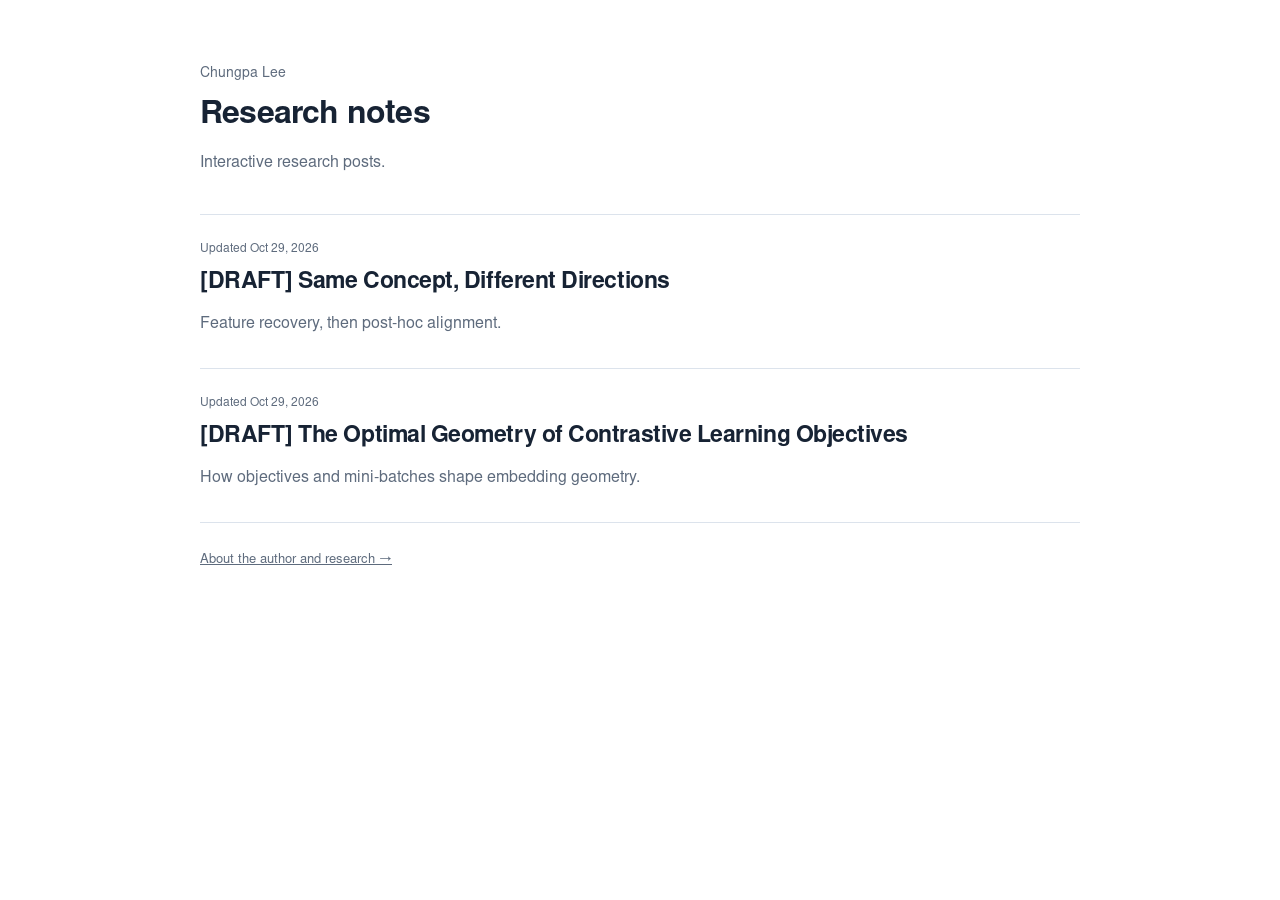
<file: index.html>
<!doctype html>
<html lang="en"><head><meta charset="utf-8"><meta name="viewport" content="width=device-width,initial-scale=1"><meta name="color-scheme" content="light">
<title>Research notes | Chungpa Lee</title><meta name="author" content="Chungpa Lee"><meta name="description" content="Interactive research posts on contrastive learning, sparse autoencoders, and the geometry of learned representations."><meta name="robots" content="index,follow,max-image-preview:large"><link rel="canonical" href="https://blog.chungpa.com/"><meta property="og:type" content="website"><meta property="og:title" content="Research notes | Chungpa Lee"><meta property="og:description" content="Interactive research posts on contrastive learning and cross-modal sparse autoencoders."><meta property="og:url" content="https://blog.chungpa.com/"><meta property="og:site_name" content="Chungpa Lee · Research notes"><link rel="stylesheet" href="assets/blog.css">
<style>:root{color:#172334;background:white}*{box-sizing:border-box}body{margin:0}main{width:min(100% - 44px,880px);margin:64px auto 90px}.site-header{margin-bottom:36px}.author{font-size:14px;line-height:1.5;color:#5e6b7d;text-decoration:none}a:hover{text-decoration:underline;text-underline-offset:4px}h1{font-size:32px;line-height:1.2;letter-spacing:-.025em;font-weight:600;margin:12px 0 15px}.intro{font-size:16px;line-height:1.7;color:#5e6b7d;max-width:700px;margin:0}.posts{list-style:none;padding:0;margin:0;border-top:1px solid #dce3ec}.post{padding:27px 0 30px;border-bottom:1px solid #dce3ec}.post-meta{display:flex;align-items:center;gap:14px;font-size:12px;color:#5e6b7d;margin-bottom:11px}.draft-label{font-size:11px;font-weight:600;letter-spacing:.07em;text-transform:uppercase;color:#64748b}h2{font-size:23px;font-weight:600;line-height:1.4;letter-spacing:-.02em;margin:0;max-width:750px}h2 a{color:inherit;text-decoration:none}h2 a:hover{color:#245bd7}.description{font-size:16px;line-height:1.7;color:#5e6b7d;margin:12px 0 0;max-width:740px}.topics{font-size:12px;line-height:1.6;color:#64748b;margin:14px 0 0}.index-footer{font-size:13px;color:#5e6b7d;margin-top:30px}.index-footer a{color:inherit}a:focus-visible{outline:2px solid #245bd7;outline-offset:5px}@media(max-width:600px){main{margin-top:36px}h1{font-size:28px}h2{font-size:21px}.intro,.description{font-size:15px}.post{padding:23px 0 26px}}</style>
<script type="application/ld+json">{
  "@context": "https://schema.org",
  "@graph": [
    {
      "@type": "WebSite",
      "@id": "https://blog.chungpa.com/#website",
      "url": "https://blog.chungpa.com/",
      "name": "Chungpa Lee · Research notes",
      "inLanguage": "en",
      "publisher": {
        "@type": "Person",
        "name": "Chungpa Lee",
        "url": "https://www.chungpa.com/"
      }
    },
    {
      "@type": "CollectionPage",
      "@id": "https://blog.chungpa.com/#collection",
      "url": "https://blog.chungpa.com/",
      "name": "Research notes",
      "dateModified": "2026-10-29",
      "isPartOf": {
        "@id": "https://blog.chungpa.com/#website"
      },
      "mainEntity": {
        "@type": "ItemList",
        "numberOfItems": 2,
        "itemListElement": [
          {
            "@type": "ListItem",
            "position": 1,
            "url": "https://blog.chungpa.com/1/",
            "name": "[DRAFT] Same Concept, Different Directions"
          },
          {
            "@type": "ListItem",
            "position": 2,
            "url": "https://blog.chungpa.com/0/",
            "name": "[DRAFT] The Optimal Geometry of Contrastive Learning Objectives"
          }
        ]
      }
    }
  ]
}</script></head><body><main><header class="site-header"><a class="author" href="https://www.chungpa.com/" rel="author">Chungpa Lee</a><h1>Research notes</h1><p class="intro">Interactive research posts.</p></header><ul class="posts" aria-label="Research posts"><li class="post"><article><div class="post-meta"><span>Updated <time datetime="2026-10-29">Oct 29, 2026</time></span></div><h2><a href="./1/">[DRAFT] Same Concept, Different Directions</a></h2><p class="description">Feature recovery, then post-hoc alignment.</p></article></li><li class="post"><article><div class="post-meta"><span>Updated <time datetime="2026-10-29">Oct 29, 2026</time></span></div><h2><a href="./0/">[DRAFT] The Optimal Geometry of Contrastive Learning Objectives</a></h2><p class="description">How objectives and mini-batches shape embedding geometry.</p></article></li></ul><footer class="index-footer"><a href="https://www.chungpa.com/">About the author and research →</a></footer></main></body></html>
</file>
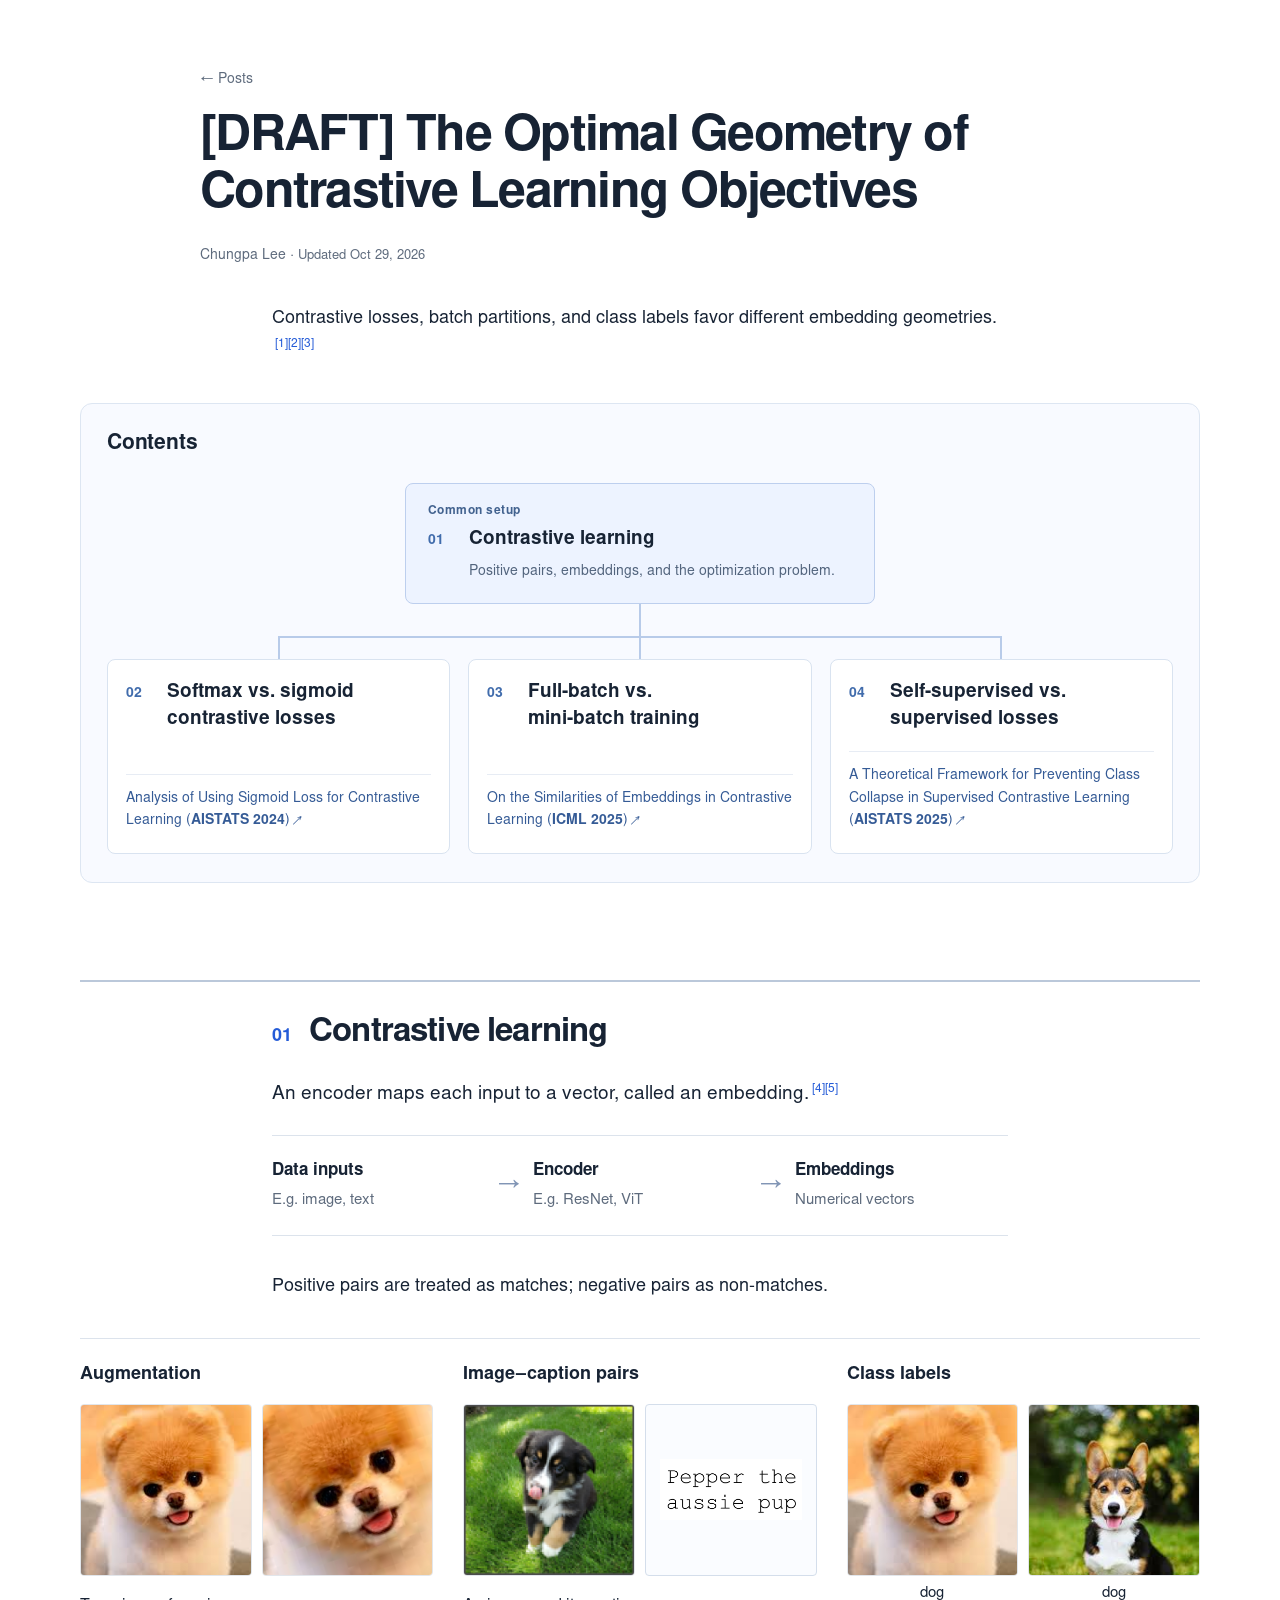
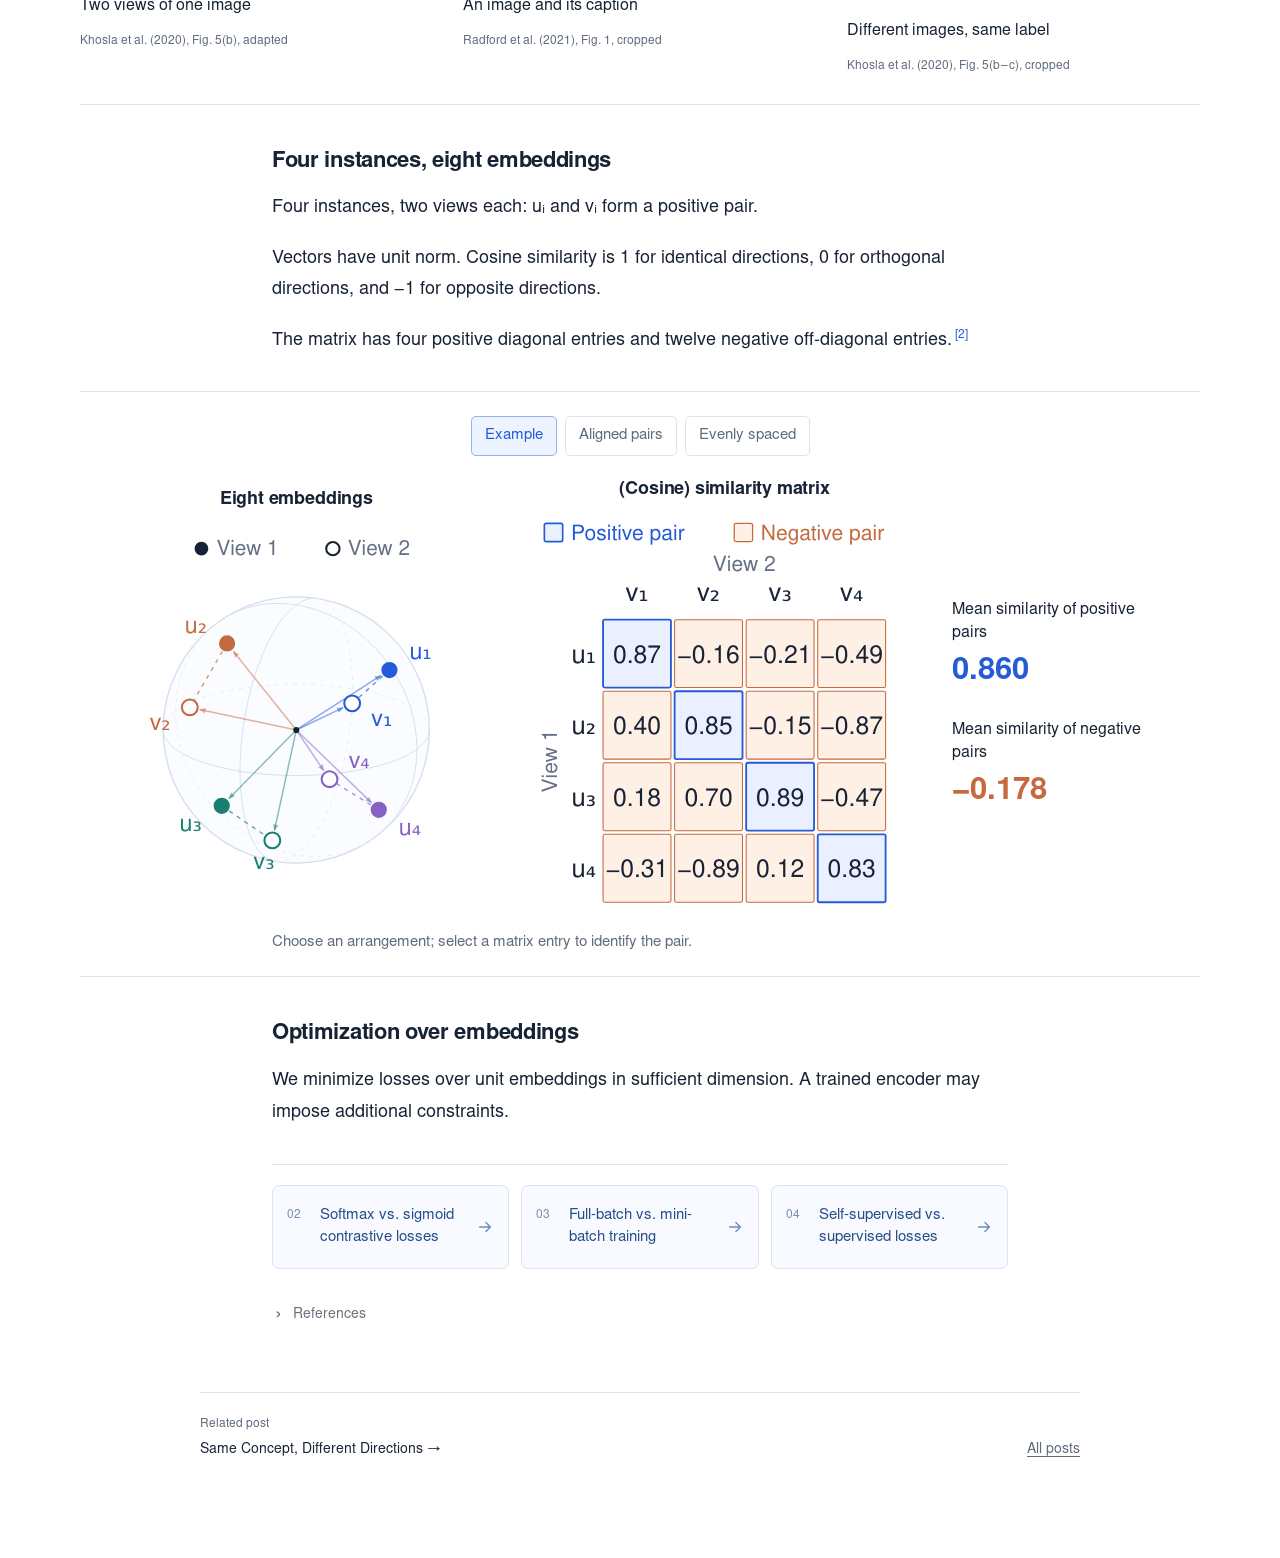
<file: 0/index.html>
<!DOCTYPE html>

<html lang="en"><head><meta charset="utf-8"/><meta content="width=device-width, initial-scale=1" name="viewport"/><meta content="light" name="color-scheme"/><title>[DRAFT] The Optimal Geometry of Contrastive Learning Objectives</title><meta content="Interactive explanations of InfoNCE and sigmoid loss, mini-batch embedding similarities, and class collapse in supervised contrastive learning." name="description"/>
<meta content="Chungpa Lee" name="author"/>
<meta content="index, follow, max-image-preview:large" name="robots"/>
<meta content="article" property="og:type"/>
<meta content="[DRAFT] The Optimal Geometry of Contrastive Learning Objectives" property="og:title"/>
<meta content="Interactive explanations of InfoNCE and sigmoid loss, mini-batch embedding similarities, and class collapse in supervised contrastive learning." property="og:description"/>
<meta content="https://blog.chungpa.com/0/" property="og:url"/>
<meta content="Chungpa Lee" property="og:site_name"/>
<meta content="en_US" property="og:locale"/>
<meta content="https://blog.chungpa.com/0/assets/contrastive-learning-preview.png" property="og:image"/>
<meta content="image/png" property="og:image:type"/>
<meta content="1200" property="og:image:width"/>
<meta content="630" property="og:image:height"/>
<meta content="Embedding diagrams for loss functions, mini-batches, and class collapse." property="og:image:alt"/>
<meta content="https://www.chungpa.com/" property="article:author"/>
<meta content="2026-10-29" property="article:modified_time"/>
<meta content="summary_large_image" name="twitter:card"/>
<meta content="[DRAFT] The Optimal Geometry of Contrastive Learning Objectives" name="twitter:title"/>
<meta content="Interactive explanations of InfoNCE and sigmoid loss, mini-batch embedding similarities, and class collapse in supervised contrastive learning." name="twitter:description"/>
<meta content="https://blog.chungpa.com/0/assets/contrastive-learning-preview.png" name="twitter:image"/>
<meta content="Embedding diagrams for loss functions, mini-batches, and class collapse." name="twitter:image:alt"/>
<link href="https://blog.chungpa.com/0/" rel="canonical"/>
<script id="article-structured-data" type="application/ld+json">
{
  "@context": "https://schema.org",
  "@type": "BlogPosting",
  "@id": "https://blog.chungpa.com/0/#article",
  "url": "https://blog.chungpa.com/0/",
  "mainEntityOfPage": {
    "@type": "WebPage",
    "@id": "https://blog.chungpa.com/0/"
  },
  "headline": "[DRAFT] The Optimal Geometry of Contrastive Learning Objectives",
  "description": "Interactive explanations of InfoNCE and sigmoid loss, mini-batch embedding similarities, and class collapse in supervised contrastive learning.",
  "inLanguage": "en",
  "author": {
    "@type": "Person",
    "name": "Chungpa Lee",
    "url": "https://www.chungpa.com/",
    "@id": "https://www.chungpa.com/#person"
  },
  "dateModified": "2026-10-29",
  "isAccessibleForFree": true,
  "image": {
    "@type": "ImageObject",
    "url": "https://blog.chungpa.com/0/assets/contrastive-learning-preview.png",
    "width": 1200,
    "height": 630
  },
  "articleSection": [
    "Contrastive learning",
    "Softmax vs. sigmoid contrastive losses",
    "Full-batch vs. mini-batch training",
    "Self-supervised vs. supervised losses"
  ],
  "about": [
    {
      "@type": "Thing",
      "name": "Contrastive learning"
    },
    {
      "@type": "Thing",
      "name": "InfoNCE loss"
    },
    {
      "@type": "Thing",
      "name": "Sigmoid loss"
    },
    {
      "@type": "Thing",
      "name": "Mini-batches"
    },
    {
      "@type": "Thing",
      "name": "Class collapse"
    }
  ],
  "citation": [
    {
      "@type": "ScholarlyArticle",
      "@id": "https://proceedings.mlr.press/v238/lee24a.html",
      "url": "https://proceedings.mlr.press/v238/lee24a.html",
      "name": "Analysis of Using Sigmoid Loss for Contrastive Learning",
      "sameAs": "https://arxiv.org/abs/2402.12613",
      "author": [
        {
          "@type": "Person",
          "name": "Chungpa Lee"
        },
        {
          "@type": "Person",
          "name": "Joonhwan Chang"
        },
        {
          "@type": "Person",
          "name": "Jy-yong Sohn"
        }
      ],
      "isPartOf": {
        "@type": "PublicationVolume",
        "volumeNumber": "238",
        "isPartOf": {
          "@type": "Periodical",
          "name": "Proceedings of Machine Learning Research"
        }
      },
      "pageStart": "1747",
      "pageEnd": "1755"
    },
    {
      "@type": "ScholarlyArticle",
      "@id": "https://proceedings.mlr.press/v267/lee25v.html",
      "url": "https://proceedings.mlr.press/v267/lee25v.html",
      "name": "On the Similarities of Embeddings in Contrastive Learning",
      "sameAs": "https://arxiv.org/abs/2506.09781",
      "author": [
        {
          "@type": "Person",
          "name": "Chungpa Lee"
        },
        {
          "@type": "Person",
          "name": "Sehee Lim"
        },
        {
          "@type": "Person",
          "name": "Kibok Lee"
        },
        {
          "@type": "Person",
          "name": "Jy-Yong Sohn"
        }
      ],
      "isPartOf": {
        "@type": "PublicationVolume",
        "volumeNumber": "267",
        "isPartOf": {
          "@type": "Periodical",
          "name": "Proceedings of Machine Learning Research"
        }
      },
      "pageStart": "33404",
      "pageEnd": "33434"
    },
    {
      "@type": "ScholarlyArticle",
      "@id": "https://proceedings.mlr.press/v258/lee25a.html",
      "url": "https://proceedings.mlr.press/v258/lee25a.html",
      "name": "A Theoretical Framework for Preventing Class Collapse in Supervised Contrastive Learning",
      "sameAs": "https://arxiv.org/abs/2503.08203",
      "author": [
        {
          "@type": "Person",
          "name": "Chungpa Lee"
        },
        {
          "@type": "Person",
          "name": "Jeongheon Oh"
        },
        {
          "@type": "Person",
          "name": "Kibok Lee"
        },
        {
          "@type": "Person",
          "name": "Jy-yong Sohn"
        }
      ],
      "isPartOf": {
        "@type": "PublicationVolume",
        "volumeNumber": "258",
        "isPartOf": {
          "@type": "Periodical",
          "name": "Proceedings of Machine Learning Research"
        }
      },
      "pageStart": "487",
      "pageEnd": "495"
    },
    {
      "@type": "ScholarlyArticle",
      "@id": "https://arxiv.org/abs/1807.03748",
      "url": "https://arxiv.org/abs/1807.03748",
      "name": "Representation Learning with Contrastive Predictive Coding",
      "identifier": "arXiv:1807.03748",
      "datePublished": "2018",
      "author": [
        {
          "@type": "Person",
          "name": "Aaron van den Oord"
        },
        {
          "@type": "Person",
          "name": "Yazhe Li"
        },
        {
          "@type": "Person",
          "name": "Oriol Vinyals"
        }
      ]
    }
  ],
  "hasPart": [
    {
      "@type": "WebPageElement",
      "@id": "https://blog.chungpa.com/0/#infonce-and-sigmoid",
      "url": "https://blog.chungpa.com/0/#infonce-and-sigmoid",
      "name": "Softmax vs. sigmoid contrastive losses",
      "citation": [
        {"@id": "https://proceedings.mlr.press/v238/lee24a.html"},
        {"@id": "https://proceedings.mlr.press/v267/lee25v.html"}
      ]
    },
    {
      "@type": "WebPageElement",
      "@id": "https://blog.chungpa.com/0/#full-and-mini-batches",
      "url": "https://blog.chungpa.com/0/#full-and-mini-batches",
      "name": "Full-batch vs. mini-batch training",
      "citation": {
        "@id": "https://proceedings.mlr.press/v267/lee25v.html"
      }
    },
    {
      "@type": "WebPageElement",
      "@id": "https://blog.chungpa.com/0/#class-information",
      "url": "https://blog.chungpa.com/0/#class-information",
      "name": "Self-supervised vs. supervised losses",
      "citation": {
        "@id": "https://proceedings.mlr.press/v258/lee25a.html"
      }
    }
  ],
  "isPartOf": {
    "@type": "WebSite",
    "@id": "https://blog.chungpa.com/#website",
    "url": "https://blog.chungpa.com/",
    "name": "Chungpa Lee — Research notes"
  }
}
</script><style>@font-face{font-family:Deck;src:url('assets/math-font-7c25be4d7815.otf') format('opentype');font-weight:400;font-display:swap}
@font-face{font-family:Deck;src:url('assets/math-font-7f33328e6b4d.otf') format('opentype');font-weight:600 900;font-display:swap}
/* Scoped styles for native inline scientific figures. */
.bsg-comparison{display:grid;grid-template-columns:repeat(2,minmax(0,1fr));gap:28px;align-items:start}
.bsg-panel,.bsg-geometry{min-width:0;color:#172334}
.bsg-panel-heading{display:flex;align-items:baseline;justify-content:space-between;gap:12px;margin:0 0 4px}
.bsg-panel-heading h4{margin:0;font-family:inherit;font-size:20px;line-height:1.4;font-weight:650}
.bsg-phase{font-size:16px;color:#5e6b7d;line-height:1.4}
.bsg-svg{display:block;width:100%;height:auto;font-family:inherit}
.bsg-legend{display:flex;justify-content:center;align-items:center;gap:20px;margin:2px 0 0;font-size:16px;line-height:1.4;color:#5e6b7d}
.bsg-legend span{display:inline-flex;align-items:center;gap:7px}
.bsg-dot{display:inline-block;width:9px;height:9px;flex:none;border:1.8px solid #172334;border-radius:50%;background:#172334}
.bsg-hollow{background:white}
.bsg-metrics{display:grid;grid-template-columns:repeat(3,minmax(0,1fr));gap:10px;margin:0 0 18px;padding:0;text-align:center}
.bsg-metrics>div{min-width:0}
.bsg-metrics dt{display:flex;align-items:flex-end;justify-content:center;min-height:2.5em;margin:0;font-size:16px;line-height:1.25;color:#5e6b7d;font-weight:400}
.bsg-metrics dd{margin:4px 0 0;font-size:23px;font-weight:600;line-height:1.25;font-variant-numeric:tabular-nums}
.bsg-profile-heading{display:flex;justify-content:space-between;align-items:baseline;gap:8px;margin:3px 0 4px;font-size:16px;line-height:1.4}
.bsg-muted{color:#5e6b7d}.bsg-minimum{white-space:nowrap}
@media(max-width:760px){.bsg-comparison{grid-template-columns:minmax(0,1fr);gap:30px}.bsg-panel+.bsg-panel{border-top:1px solid #dce3ec;padding-top:24px}}

.bb17-svg{display:block;width:100%;height:auto;overflow:visible;font-family:inherit}
.bb17-moments{font-family:inherit;color:#172334;font-size:16px;line-height:1.35}
.bb17-table{width:100%;border-collapse:collapse;font-variant-numeric:tabular-nums}
.bb17-table th,.bb17-table td{padding:8px 2px;text-align:center;white-space:nowrap}
.bb17-table thead th{font-weight:600;font-size:16px;border-bottom:1px solid #dce3ec}
.bb17-table th:first-child{text-align:left}
.bb17-table tbody th{font-size:16px;font-weight:400}
.bb17-table tbody td{font-size:20px;font-weight:600}
.bb17-distribution{margin-top:14px}
.bb17-statuses{border-top:1px solid #dce3ec;margin-top:8px;padding-top:9px}
.bb17-status{display:flex;align-items:baseline;justify-content:space-between;gap:12px;margin:5px 0;color:#5e6b7d;font-size:16px}
.bb17-status strong{font-weight:600}
.bb17-optimum{color:#245bd7}
.bb17-optimum span{font-weight:600}
/* Recommended host grid: avoid horizontal padding inside SVG panels.
 * Stack on narrower screens instead of shrinking into thin columns,
 * so labels stay readable on phones instead of shrinking into thin columns.
 */
.bb17-grid{display:grid;grid-template-columns:repeat(3,minmax(0,1fr));gap:22px;align-items:start}
.bb17-panel{min-width:0}
.bb17-panel h3{font-size:18px;line-height:1.35;margin:0 0 12px;font-weight:600}
@media(max-width:960px){.bb17-grid{grid-template-columns:1fr;gap:30px}.bb17-panel{width:100%;max-width:440px;margin:0 auto}}

.blog-loss-v17{display:grid;grid-template-columns:repeat(2,minmax(0,1fr));gap:24px;width:100%;min-width:0;color:#172334;font-family:inherit}
.blog-loss-v17 *{box-sizing:border-box}
.blog-loss-v17 .blv-panel{min-width:0;margin:0;padding:24px 20px;border:1px solid #dce3ea;border-radius:16px;background:#fff}
.blog-loss-v17 .blv-panel h3{margin:0 0 18px;font-size:22px;line-height:1.2;color:#172334}
.blog-loss-v17 .blv-full-formula{display:flex;flex-direction:column;align-items:flex-start;gap:10px;min-height:194px;max-width:100%;margin-bottom:18px}
.blog-loss-v17 .blv-equation-label{font-family:Georgia,'Times New Roman',serif;font-size:22px;line-height:1.3}
.blog-loss-v17 .blv-equation-label sub{font-size:13px}
.blog-loss-v17 .blv-math{display:block;max-width:100%;width:auto;height:auto;max-height:76px;object-fit:contain;object-position:left center}
.blog-loss-v17 .blv-full-formula .blv-math{width:100%;height:auto;max-height:67px;object-fit:contain;object-position:left center}
.blog-loss-v17 .blv-controls{display:grid;gap:7px;margin:0 0 14px;min-height:73px}
.blog-loss-v17 .blv-group-row{display:grid;grid-template-columns:repeat(3,minmax(0,1fr));gap:6px}
.blog-loss-v17 .blv-group{appearance:none;border:1px solid #d5dde6;border-radius:7px;background:#fff;color:#44526a;padding:7px 4px;font:inherit;font-size:13px;line-height:1.1;cursor:pointer}
.blog-loss-v17 .blv-group.is-selected{background:var(--blv-pale);border-color:var(--blv-color);color:var(--blv-color);font-weight:650}
.blog-loss-v17 .blv-group:focus-visible,.blog-loss-v17 button.blv-cell:focus-visible,.blog-loss-v17 summary:focus-visible{outline:3px solid #91b4fb;outline-offset:3px}
.blog-loss-v17 .blv-sig-legend{display:flex;align-items:center;justify-content:center;gap:20px;min-height:73px;margin-bottom:14px;font-size:13px}
.blog-loss-v17 .blv-positive{color:#245bd7}.blog-loss-v17 .blv-negative{color:#b96034}
.blog-loss-v17 .blv-sig-legend span:before{content:'';display:inline-block;width:9px;height:9px;margin-right:7px;border-radius:50%;background:currentColor}
.blog-loss-v17 .blv-matrix{display:grid;grid-template-columns:27px repeat(3,minmax(0,1fr));grid-template-rows:24px repeat(3,minmax(50px,auto));gap:6px;max-width:360px;width:100%;margin:0 auto}
.blog-loss-v17 .blv-axis{display:flex;align-items:center;justify-content:center;font-family:Georgia,'Times New Roman',serif;font-size:19px;line-height:1}
.blog-loss-v17 .blv-cell{display:flex;align-items:center;justify-content:center;border:1px solid #e0e5ec;border-radius:7px;background:#f8fafc;color:#778394;min-width:0;padding:12px 2px;min-height:50px;font-family:Georgia,'Times New Roman',serif;font-size:clamp(14px,1.45vw,19px);line-height:1.2}
.blog-loss-v17 button.blv-cell{appearance:none;cursor:pointer;color:#b96034;background:#fff9f4}
.blog-loss-v17 button.blv-cell.is-positive{color:#245bd7;background:#f5f8ff}
.blog-loss-v17 .blv-cell.is-selected{color:var(--blv-color);background:var(--blv-pale);border:2px solid var(--blv-color);padding:11px 1px;font-weight:600}
.blog-loss-v17 .blv-selected-term{min-height:102px;margin:19px 0 0;display:flex;flex-direction:column;gap:10px;align-items:flex-start}
.blog-loss-v17 .blv-term-label{font-size:13px;line-height:1.2;font-weight:600}
.blog-loss-v17 .blv-selected-term .blv-math{max-height:65px;width:100%}
.blog-loss-v17 .blv-expanded{margin-top:12px;border-top:1px solid #e2e7ed;padding-top:14px}
.blog-loss-v17 .blv-expanded summary{cursor:pointer;font-size:13px;font-weight:600;line-height:1.4;color:#47566d}
.blog-loss-v17 .blv-contribution-sum{display:grid;gap:13px;padding-top:17px}
.blog-loss-v17 .blv-contribution{display:grid;grid-template-columns:17px minmax(0,1fr);gap:8px;align-items:center}
.blog-loss-v17 .blv-plus{font-size:24px;color:#68778b}
.blog-loss-v17 .blv-contribution .blv-term-label{margin-bottom:7px}
.blog-loss-v17 .blv-contribution .blv-math{width:100%;max-height:63px}
@media(max-width:700px){.blog-loss-v17{grid-template-columns:1fr;gap:20px}.blog-loss-v17 .blv-panel{padding:20px 16px}.blog-loss-v17 .blv-full-formula{min-height:0}.blog-loss-v17 .blv-math{max-height:78px}.blog-loss-v17 .blv-full-formula .blv-math{max-height:78px}.blog-loss-v17 .blv-cell{font-size:18px}.blog-loss-v17 .blv-sig-legend{min-height:33px}.blog-loss-v17 .blv-selected-term{min-height:0;margin-bottom:20px}.blog-loss-v17 .blv-selected-term .blv-math{max-height:70px}.blog-loss-v17 .blv-controls{min-height:0}.blog-loss-v17 .blv-panel h3{font-size:21px}}
@media(max-width:360px){.blog-loss-v17 .blv-panel{padding:18px 12px}.blog-loss-v17 .blv-matrix{grid-template-columns:22px repeat(3,minmax(0,1fr));gap:5px}.blog-loss-v17 .blv-cell{font-size:16px}.blog-loss-v17 .blv-group{font-size:12px}}

.blog-pairs-v18{width:100%;max-width:1040px;margin:0 auto;container-type:inline-size;container-name:bp18;color:#172334}
.bp18-toolbar{display:flex;align-items:center;justify-content:space-between;gap:12px;flex-wrap:wrap;margin:0 0 22px}
.bp18-status{margin:0!important;font-size:17px;line-height:1.4}
.bp18-overview{min-height:42px;font:inherit;font-size:15px;line-height:1.3;border:1px solid #cfd8e3;background:white;border-radius:6px;padding:9px 12px;color:#172334;cursor:pointer}
.bp18-overview[aria-pressed=true]{background:#edf2f8;border-color:#65778c}
.bp18-overview:focus-visible{outline:2px solid #245bd7;outline-offset:3px}
.bp18-grid{display:grid;grid-template-columns:minmax(0,1fr) minmax(0,1fr);gap:28px}
.bp18-panel{min-width:0}
.bp18-title{display:flex;align-items:baseline;justify-content:center;gap:10px;margin:0!important;font:inherit;font-size:20px;font-weight:650;line-height:1.4;white-space:nowrap}
.bp18-symbol{font-family:Georgia,'Times New Roman',serif;font-size:1.2em;line-height:1;display:inline-block;font-weight:400;white-space:nowrap}
.bp18-symbol sub{font-size:.62em;vertical-align:-.18em;margin-left:1px}
.bp18-subtitle{font-size:16px;line-height:1.4;text-align:center;margin:6px 0 18px!important;min-height:23px}
.bp18-panel>svg{display:block;width:100%;height:auto;overflow:visible;font-family:inherit}
.bp18-group-name{fill:#647184}
.bp18-edge{pointer-events:none;stroke-linecap:round;stroke-linejoin:round}
.bp18-edge.positive{stroke:#2f6d4c;stroke-width:2.8;stroke-dasharray:2 6}
.bp18-edge.negative{stroke:#738196;stroke-width:2.1;opacity:.76}
.bp18-node{cursor:pointer;outline:none;-webkit-tap-highlight-color:transparent}
.bp18-node text{user-select:none;pointer-events:none}
.bp18-node[data-role=anchor] .bp18-node-label{font-weight:700}
.bp18-focus{opacity:0}.bp18-node:focus-visible .bp18-focus{opacity:1}
.bp18-summary{font-size:16px;line-height:1.65;margin:1px 0 0;min-height:56px}
.bp18-summary p{margin:0!important;font-size:inherit;line-height:inherit}
.bp18-summary strong{font-weight:650}.bp18-target{white-space:nowrap}
.bp18-positive-word{color:#2f6d4c}.bp18-negative-word{color:#576a81}
.bp18-legend{display:flex;justify-content:center;gap:14px 24px;flex-wrap:wrap;font-size:16px;line-height:1.4;margin-top:22px}
.bp18-legend>span{display:inline-flex;align-items:center;gap:8px}.bp18-legend>[hidden]{display:none}
.bp18-legend i{display:inline-block;box-sizing:border-box}
.bp18-positive-line{width:27px;border-top:3px dotted #2f6d4c}.bp18-negative-line{width:27px;border-top:2px solid #738196}.bp18-anchor-ring{width:16px;height:16px;border:2px solid #172334;border-radius:50%}
@container bp18 (max-width:760px){.bp18-grid{grid-template-columns:minmax(0,1fr);gap:32px}.bp18-panel{max-width:600px;width:100%;margin:0 auto}.bp18-title{font-size:19px}.bp18-summary{min-height:0}}
@container bp18 (max-width:340px){.bp18-title{font-size:17px;gap:8px}.bp18-toolbar{margin-bottom:20px}}
@supports not (container-type:inline-size){@media(max-width:800px){.bp18-grid{grid-template-columns:minmax(0,1fr)}}}

:root{--ink:#172334;--muted:#5e6b7d;--line:#dce3ec;--blue:#245bd7;--orange:#c56a3e;--green:#197f75;--paper:#fff}
*{box-sizing:border-box}
html{scroll-behavior:smooth;scroll-padding-top:30px}
body{margin:0;background:var(--paper);color:var(--ink);font-family:Deck,Inter,Arial,sans-serif;font-size:18px;line-height:1.75;-webkit-font-smoothing:antialiased}
.article{width:min(1184px,100%);margin:0 auto;padding:72px 32px 96px}
.article-header{max-width:880px;margin:0 auto 40px}
h1{font-size:clamp(32px,4.1vw,50px);font-weight:600;letter-spacing:-.035em;line-height:1.14;margin:0 0 22px;text-wrap:balance}
.dek{font-size:21px;line-height:1.55;color:var(--muted);margin:0 0 22px;max-width:740px}
.byline{font-size:15px;color:var(--muted);margin:0}
.prose{max-width:736px;margin:0 auto}
p{margin:0 0 19px}
.opening{margin-bottom:56px}
.opening-result strong{font-weight:600}
.overview{margin-top:32px}
.overview h2{font-size:20px;line-height:1.4;letter-spacing:-.01em;margin:0 0 13px;font-weight:600}
.overview ol{list-style:none;margin:0;padding:0;border-top:1px solid var(--line)}
.overview li{border-bottom:1px solid var(--line)}
.overview li>a{display:grid;grid-template-columns:40px minmax(0,1fr);gap:12px;padding:17px 0 18px;color:var(--ink);text-decoration:none;border-radius:3px}
.overview li>a:hover{background:#f8faff}
.overview li>a:hover strong{text-decoration:underline;text-decoration-thickness:1px;text-underline-offset:4px}
.overview-number{font-size:15px;color:var(--blue);font-weight:600;padding-top:3px;font-variant-numeric:tabular-nums}
.overview-copy{display:block;min-width:0}
.overview-kind{font-size:12px;line-height:1.4;color:var(--muted);display:block;margin-bottom:3px}
.overview-copy strong{display:block;font-size:19px;line-height:1.4;font-weight:600}
.overview-description{font-size:16px;line-height:1.5;color:var(--muted);display:block;margin-top:5px}
.chapter-header{max-width:736px;margin:0 auto 25px}
.chapter-heading{display:flex;align-items:baseline;gap:17px}
.section-number{flex:0 0 auto;color:var(--blue);font-size:18px;font-weight:600;line-height:1.4;font-variant-numeric:tabular-nums}
.chapter-heading .chapter-title{margin:0;font-size:33px;line-height:1.23;text-wrap:initial}
.section-paper{font-size:15px;line-height:1.5;margin:17px 0 0;padding-left:44px}
.section-venue{font-size:12px;color:var(--muted);display:block;margin-bottom:3px}
.section-paper>a{display:block;text-decoration:none;line-height:1.5}
.section-paper>a:hover{text-decoration:underline}
.section-authors{display:block;color:var(--muted);font-size:13px;margin-top:4px;line-height:1.5}
.section-lead p{font-size:19px;line-height:1.65;margin-bottom:24px}
.section-lead strong{font-weight:550}
.section-lead+.prose h3{margin-top:24px}
.research-question{margin-top:28px}
.implications{margin-top:42px;padding-top:5px}
.implications h3{margin-top:0}
.takeaway{margin-bottom:19px}
.takeaway strong{font-weight:550}
.application-scope,.parameter-note{font-size:16px;line-height:1.65;color:var(--muted)}
.paper-route{border-top:1px solid var(--line);padding-top:16px;margin-top:25px;font-size:15px;line-height:1.6}
.paper-route p{margin:0 0 6px}
.paper-route p:last-child{color:var(--muted)}
.paper-route a{font-weight:500}
.paper-source a{text-decoration:none}
.paper-source a:hover{text-decoration:underline}
.paper-route .paper-authors{font-size:13px;color:var(--muted);line-height:1.55}
.closing h2{font-size:25px;line-height:1.35;font-weight:600;margin:0 0 17px;letter-spacing:-.02em}
.paper-list{padding:0;margin:28px 0 25px;list-style:none;border-top:1px solid var(--line)}
.paper-list li{padding:17px 0 15px;border-bottom:1px solid var(--line)}
.paper-list a{font-size:17px;font-weight:500;line-height:1.45;text-decoration:none;display:block}
.paper-list a:hover{text-decoration:underline}
.paper-venue{font-size:13px;line-height:1.5;color:var(--muted);display:block;margin-top:3px}
.paper-list p{font-size:16px;line-height:1.5;margin:8px 0 0}
.study-scope{font-size:16px;line-height:1.55;color:var(--muted)}
.pair-convention{font-size:16px;line-height:1.65}
.model-equation{display:flex;flex-wrap:wrap;align-items:center;justify-content:center;gap:12px 18px;font-size:18px;line-height:1.6;margin:25px 0 28px}
.model-fraction{display:inline-flex;flex-direction:column;align-items:stretch;text-align:center;line-height:1.65}
.model-fraction>span:first-child{border-bottom:1px solid currentColor;padding:0 8px 2px}
.model-fraction>span:last-child{padding-top:2px}
.model-negative{color:var(--orange)}.model-positive{color:var(--blue)}
.model-properties{width:100%;border-collapse:collapse;font-size:16px;line-height:1.55;margin:25px 0 28px}
.model-properties caption{text-align:left;font-weight:500;color:var(--muted);font-size:15px;padding-bottom:9px}
.model-properties th{font-weight:600;text-align:left;padding:11px 12px;border-top:1px solid var(--line);border-bottom:1px solid var(--line)}
.model-properties td{padding:12px;border-bottom:1px solid var(--line);vertical-align:top}
.model-properties td:first-child{width:49%}.model-properties td:last-child{font-variant-numeric:tabular-nums}
.chapter{margin-top:88px;padding-top:39px;border-top:2px solid #bbc8da;scroll-margin-top:30px}
.chapter-title{max-width:736px;margin:0 auto 27px;font-size:30px;font-weight:600;line-height:1.25;letter-spacing:-.025em;text-wrap:balance}
.prose h3{font-size:22px;line-height:1.4;font-weight:600;letter-spacing:-.014em;margin:40px 0 16px}
.chapter-title+.prose h3{margin-top:0}
a{color:var(--blue);text-decoration-thickness:1px;text-underline-offset:3px}
a:hover{color:#173fa2}
.citation{font-size:12px;line-height:0;white-space:nowrap;margin-left:3px;font-weight:500}
.citation a{text-decoration:none}
.article-figure{margin:34px auto 42px;padding:24px 0 22px;border-top:1px solid var(--line);border-bottom:1px solid var(--line);width:100%;max-width:1120px}
.article-figure>figcaption{font-size:15px;line-height:1.55;color:var(--muted);max-width:736px;margin:20px auto 0}
.article-figure svg{display:block;max-width:100%;height:auto;text-rendering:geometricPrecision}
.figure-heading{font-size:18px;line-height:1.4;margin:0 0 13px;font-weight:600;letter-spacing:-.01em}
.figure-note{font-size:15px;line-height:1.5;color:var(--muted);margin:10px 0 0}
.figure-instruction{font-size:15px;line-height:1.5;color:var(--muted);max-width:736px;margin:0 auto 20px}
.two-panels{display:grid;grid-template-columns:repeat(2,minmax(0,1fr));gap:36px;align-items:start;max-width:920px;margin:0 auto}
.two-panels>div{min-width:0}
.pair-grid{display:grid;grid-template-columns:1.15fr 1fr .7fr;gap:24px;align-items:center}
.pair-grid>div{min-width:0}
.pair-grid .figure-heading{text-align:center}
.pair-means{display:grid;gap:26px;padding:22px 8px 0 15px;margin:0}
.pair-means dt{font-size:16px;line-height:1.45;margin:0;max-width:210px}
.pair-means dd{font-size:31px;font-weight:600;line-height:1.3;margin:7px 0 0;font-variant-numeric:tabular-nums}
.positive-mean dd{color:var(--blue)}.negative-mean dd{color:var(--orange)}
.four-pair-cell{cursor:pointer;outline:none}.four-pair-cell:focus .four-pair-cell-bg,.four-pair-cell:hover .four-pair-cell-bg{stroke:var(--ink);stroke-width:3}
.switches{display:flex;justify-content:center;flex-wrap:wrap;gap:8px;margin:0 0 22px}
button,input{font:inherit}
button{min-height:40px;border:1px solid var(--line);background:white;border-radius:5px;padding:7px 13px;color:var(--muted);cursor:pointer;font-size:15px;line-height:1.35}
button:hover{border-color:#9fb3d4;color:var(--ink)}
button[aria-pressed=true]{background:#eef4ff;color:var(--blue);border-color:#94b2ed}
button:focus-visible,a:focus-visible,summary:focus-visible{outline:2px solid var(--blue);outline-offset:4px}
.control{max-width:620px;margin:0 auto 25px}
.control-heading{display:flex;justify-content:space-between;align-items:baseline;gap:18px;font-size:16px;line-height:1.5;margin-bottom:4px}
.control-heading label{font-weight:500}
output{font-variant-numeric:tabular-nums;font-weight:600;white-space:nowrap}
input[type=range]{display:block;width:100%;height:40px;accent-color:var(--blue);cursor:pointer;margin:0}
.control-endpoints{display:flex;justify-content:space-between;gap:20px;font-size:14px;color:var(--muted);line-height:1.4}
.control-endpoints span:last-child{text-align:right}
.checkbox-control{display:flex;align-items:center;justify-content:center;gap:9px;font-size:15px;margin:15px auto 0;cursor:pointer;width:fit-content}
input[type=checkbox]{width:17px;height:17px;accent-color:var(--blue);margin:0}
.workflow{display:grid;grid-template-columns:1fr 24px 1fr 24px 1fr;gap:12px;align-items:center;max-width:736px;margin:25px auto 36px;padding:24px 0;border-top:1px solid var(--line);border-bottom:1px solid var(--line)}
.workflow strong{font-size:17px;line-height:1.4;font-weight:600;display:block}
.workflow span{font-size:15px;color:var(--muted);display:block;line-height:1.4;margin-top:6px}
.workflow-arrow{font-size:24px;color:#8195b5;text-align:center}
.similar-examples{display:grid;grid-template-columns:repeat(3,minmax(0,1fr));gap:30px}
.similar-example{min-width:0}
.similar-example h3{font-size:18px;line-height:1.4;font-weight:600;margin:0 0 16px}
.similar-example-visual{height:auto;min-height:175px}
.similar-photo-pair{display:grid;grid-template-columns:1fr 1fr;gap:10px;align-items:start}
.similar-frame{aspect-ratio:1;overflow:hidden;border:1px solid #e2e6eb;border-radius:4px;background:#f7f8fa}
.similar-frame img{width:100%;height:100%;object-fit:cover;display:block}
.similar-frame.augmented-view img{transform:rotate(-18deg) scale(1.48)}
.similar-labeled-image{margin:0;min-width:0}
.similar-labeled-image figcaption{text-align:center;font-size:15px;line-height:1.4;margin:7px 0 0}
.similar-clip-pair{display:grid;grid-template-columns:1fr 1fr;gap:10px;align-items:center}
.clip-photo{display:block;aspect-ratio:1;object-fit:cover;width:100%;border:1px solid #e2e6eb;border-radius:4px}
.similar-caption-box{display:flex;align-items:center;justify-content:center;aspect-ratio:1;border:1px solid #d4deeb;border-radius:4px;padding:14px;background:#fafcff}
.clip-caption{display:block;width:100%;height:auto}
.similar-relation{font-size:16px;line-height:1.4;margin:16px 0 8px}
.similar-credit{font-size:12px;line-height:1.5;color:var(--muted);text-decoration:none;display:inline-block}
.similar-credit:hover{text-decoration:underline}
.equation{font-family:Georgia,'Times New Roman',serif;font-size:29px;line-height:1.75;text-align:center;margin:22px 0 28px;letter-spacing:.015em}
.equation sub{font-size:.54em;margin-right:.12em}
.equation i{font-weight:400}
.definitions{display:flex;gap:35px;max-width:736px;margin:26px auto 0;font-size:16px;line-height:1.5}
.definitions p{margin:0;flex:1}.definitions strong{font-weight:600}
.bb17-panel h3{font-size:18px!important;margin:0 0 13px!important}
.bb17-stage{font-size:16px;font-weight:500;line-height:1.5;margin:0 auto 8px;max-width:620px;color:var(--ink)}
.bb17-grid{margin-top:28px}
.bsg-comparison{max-width:900px;margin:0 auto}
.bsg-svg{font-family:Deck,Arial,sans-serif}
.references{max-width:736px;margin:64px auto 0;padding-top:30px;border-top:1px solid var(--line)}
.references h2{font-size:21px;line-height:1.4;margin:0 0 20px;font-weight:600}
.references ol{padding-left:22px;margin:0;font-size:14px;line-height:1.65}
.references li{padding-left:4px;margin:0 0 16px;scroll-margin-top:20px}
.references .source-authors{display:block;color:var(--muted);font-size:13px}
.references a{text-decoration:none}.references a:hover{text-decoration:underline}
.closing{margin-top:34px}
.blv-pair-expression{white-space:nowrap;font-weight:400}
.blv-pair-expression sub{font-size:.72em;vertical-align:-.22em;line-height:0}
.blv-pair-expression sup{font-size:.65em;vertical-align:.43em;line-height:0;margin-left:.02em}
noscript p{padding:12px 16px;border:1px solid var(--line);font-size:16px}
@media(max-width:960px){.pair-grid{grid-template-columns:1fr 1fr;gap:20px}.pair-means{grid-column:1/-1;grid-template-columns:1fr 1fr;max-width:570px;width:100%;margin:0 auto;padding:8px 0 0;text-align:center;gap:24px}.pair-means dt{max-width:none}.similar-examples{gap:18px}.similar-example-visual{min-height:128px}.two-panels{gap:24px}}
@media(max-width:760px){.article{padding:44px 22px 60px}.article-header{margin-bottom:30px}.dek{font-size:19px}.opening{margin-bottom:40px}.chapter{margin-top:48px;padding-top:32px}.chapter-title{font-size:27px;margin-bottom:24px}.prose h3{font-size:21px;margin-top:32px}.two-panels{grid-template-columns:minmax(0,1fr);gap:30px;max-width:440px}.similar-examples{grid-template-columns:1fr;max-width:440px;margin:auto;gap:28px}.similar-example-visual{min-height:0}.similar-relation{margin-top:12px}.similar-example h3{margin-bottom:12px}.article-figure{margin:26px auto 34px;padding:20px 0}.control{margin-bottom:20px}.definitions{display:block;margin:22px auto 0}.definitions p+p{margin-top:9px}.equation{font-size:26px}.workflow{grid-template-columns:1fr 18px 1fr 18px 1fr;gap:8px}.workflow strong{font-size:15px}.workflow span{font-size:13px}.workflow-arrow{font-size:21px}}
@media(max-width:560px){body{font-size:17px;line-height:1.72}.article{padding-left:18px;padding-right:18px}.pair-grid{grid-template-columns:minmax(0,1fr);gap:26px}.pair-grid>div{max-width:440px;width:100%;margin:0 auto}.pair-grid>div:nth-child(2){max-width:390px}.pair-means{gap:20px;padding:0}.pair-means dt{font-size:15px}.pair-means dd{font-size:28px}.figure-heading{font-size:17px}.switches{gap:6px}.switches button{font-size:14px;padding:7px 10px}.control-heading{gap:8px}.control-endpoints{font-size:13px}.workflow{grid-template-columns:1fr;gap:10px;text-align:center;max-width:330px;padding:20px 0}.workflow-arrow{transform:rotate(90deg);line-height:1}.workflow strong{font-size:16px}.workflow span{font-size:14px;margin-top:2px}.equation{font-size:23px;letter-spacing:0}.bsg-metrics dd{font-size:22px}}
@media(prefers-reduced-motion:reduce){html{scroll-behavior:auto}}
@media(max-width:760px){.chapter-header{margin-bottom:23px}.chapter-heading{gap:13px}.chapter-heading .chapter-title{font-size:29px}.section-number{font-size:16px}.section-paper{padding-left:36px}.section-lead p{font-size:18px}.overview li>a{grid-template-columns:30px minmax(0,1fr);gap:10px}.overview-description{font-size:15px}.implications{margin-top:32px}}
@media(max-width:400px){.chapter-heading .chapter-title{font-size:27px}.section-paper{padding-left:0}.overview-copy strong{font-size:18px}.overview-kind{font-size:12px}.overview-description{font-size:15px}}
@media print{html{scroll-behavior:auto}body{font-size:11pt;line-height:1.55}.article{padding:0;width:100%}h1{font-size:30pt}.chapter{margin-top:28pt;padding-top:18pt}.chapter-title{font-size:21pt}.article-figure{break-inside:avoid;padding:12pt 0;margin:20pt 0}.switches,.control input,.checkbox-control,.figure-instruction{display:none}.control{margin-bottom:10pt}a{color:inherit}.references a:after{content:' (' attr(href) ')';font-size:8pt;overflow-wrap:anywhere}.article-header{margin-bottom:24pt}.two-panels,.bsg-comparison{grid-template-columns:1fr 1fr}.pair-grid{grid-template-columns:1fr 1fr}.bb17-grid{grid-template-columns:repeat(3,1fr);gap:12pt}.bb17-panel{max-width:none}.similar-examples{grid-template-columns:repeat(3,1fr);max-width:none}.workflow{grid-template-columns:1fr 24px 1fr 24px 1fr;max-width:736px}.workflow-arrow{transform:none}.control-heading{font-size:11pt}.article-figure>figcaption{font-size:9pt}}

.reading-guide{font-size:16px;line-height:1.65;color:var(--muted);margin:26px auto 0}
.reading-guide a{font-weight:500}
/* Let the equations and figures sit directly in the article. */
.blog-loss-v17{max-width:940px;margin:0 auto;gap:36px}
.blog-loss-v17 .blv-panel{padding:0;border:0;border-radius:0}
.blog-loss-v17 .blv-controls button,.blog-loss-v17 .blv-term-label,.blog-loss-v17 .blv-expanded summary,.blog-loss-v17 .blv-sig-legend{font-size:15px}
.blog-loss-v17 .blv-group{min-height:36px}
.blog-loss-v17 .blv-expanded summary{min-height:35px}
@media(max-width:700px){.blog-loss-v17{max-width:440px;gap:30px}.blog-loss-v17 .blv-panel+.blv-panel{border-top:1px solid #dce3ec;padding-top:25px}.blog-loss-v17 .blv-panel{padding-left:0;padding-right:0}}
@font-face{font-family:ArticleMath;src:url('assets/text-font-94bc41d57be6.woff') format('woff');font-display:swap}

.overview{padding:25px 27px 8px;border:1px solid var(--line);border-radius:8px;background:#fafcff}
.overview .reading-guide{margin:0 0 20px;font-size:16px;line-height:1.65;color:var(--muted)}
.overview .reading-guide strong{font-weight:550;color:var(--ink)}
.overview li:last-child{border-bottom:0}
.overview li>a:hover{background:#eef4ff}
.overview-description{font-size:15px;line-height:1.5}
.math-details{margin-top:27px;margin-bottom:32px;border:1px solid #d1dce9;border-radius:7px;background:#fff;overflow:hidden}
.math-details>summary{display:flex;align-items:center;gap:12px;list-style:none;cursor:pointer;padding:15px 19px;background:#f7f9fc;font-size:16px;line-height:1.45;font-weight:550}
.math-details>summary::-webkit-details-marker{display:none}
.math-details>summary:before{content:'›';font-size:24px;line-height:1;transform:rotate(0);color:var(--blue);width:12px;text-align:center;font-weight:400}
.math-details[open]>summary:before{transform:rotate(90deg)}
.math-details[open]>summary{border-bottom:1px solid var(--line)}
.math-details .details-model{font-size:14px;color:var(--muted);font-weight:400;margin-left:auto}
.math-details-body{padding:5px 24px 22px;font-size:16px;line-height:1.7;min-width:0}
.math-details-body h4{font-size:18px;line-height:1.4;font-weight:600;letter-spacing:-.01em;margin:27px 0 13px}
.math-details-body p{margin:0 0 15px}
.math-details-body p:last-child{margin-bottom:0}
.math-details math{font-family:ArticleMath,'Latin Modern Math','Cambria Math',math;font-weight:400;line-height:normal;letter-spacing:0}
.math-details math[display=inline]{font-size:1.075em}
.math-scroll{max-width:100%;overflow-x:auto;overflow-y:hidden;padding:9px 1px 14px;margin:7px 0 14px;scrollbar-width:thin}
.math-scroll>math{font-size:20px;min-width:min-content;width:max-content;margin:0 auto}
.math-details mtable[columnalign="right left"] mtd:first-child{text-align:right}
.math-details mtable[columnalign="right left"] mtd:nth-child(2){text-align:left}
.math-pair{display:grid;grid-template-columns:1fr 1fr;gap:12px;min-width:0}
.math-pair .math-scroll{min-width:0}
.math-property-table{width:100%;table-layout:fixed;border-collapse:collapse;font-size:15px;line-height:1.5;margin:18px 0 24px}
.math-property-table th{text-align:left;padding:10px 11px;font-weight:550;border-top:1px solid var(--line);border-bottom:1px solid var(--line)}
.math-property-table th:first-child{width:45%}
.math-property-table td{padding:13px 11px;vertical-align:middle;border-bottom:1px solid var(--line)}
.math-property-table math{font-size:18px!important}
.details-source{display:block;font-size:13px;color:var(--muted);line-height:1.5;padding-top:8px}
@media(max-width:600px){
 .overview{padding:21px 18px 6px}
 .overview .reading-guide{font-size:15px}
 .overview-description{font-size:14px}
 .math-details-body{padding:3px 17px 19px;font-size:15px;line-height:1.72}
 .math-details-body h4{font-size:17px}
 .math-details>summary{padding:14px 15px;font-size:15px}
 .math-pair{grid-template-columns:1fr;gap:0}
 .math-scroll>math{font-size:18px}
 .math-property-table{display:block;table-layout:auto}
 .math-property-table thead{display:none}
 .math-property-table tbody{display:block}
 .math-property-table tr{display:block;padding:12px 0;border-bottom:1px solid var(--line)}
 .math-property-table tr:first-child{border-top:1px solid var(--line)}
 .math-property-table td{display:block;padding:0;border:0}
 .math-property-table td:first-child{margin-bottom:9px;font-weight:500}
 .math-property-table td:last-child{padding-left:8px}
}

.overview li{padding:17px 0 18px}
.overview li>a.overview-section{padding:0;align-items:baseline;color:var(--ink);background:none}
.overview-section strong{font-size:19px;line-height:1.4;font-weight:600}
.overview-publication,.overview li>.overview-description{margin:7px 0 0 52px}
.overview-paper-title{font-size:15px;line-height:1.5;display:block;color:#355b96;text-decoration:none;width:fit-content}
.overview-paper-title:hover{text-decoration:underline;color:var(--blue)}
.overview-venue{display:block;font-size:13px;line-height:1.5;color:var(--muted);margin-top:4px}
.overview .reading-guide a{font-weight:400}
.math-reference{display:block;font-size:13px;line-height:1.5;font-weight:400;color:var(--muted);letter-spacing:0;margin-top:4px}
.math-condition{text-align:center;margin:-10px 0 19px;font-size:14px;color:var(--muted);overflow-x:auto;scrollbar-width:thin}
.math-condition math{white-space:nowrap}
.paper-property{margin:24px 0;padding:0 0 10px;border-bottom:1px solid var(--line)}
.paper-property>p{font-size:14px;color:var(--muted)}
.paper-property>p strong{color:var(--ink);font-weight:550}
.paper-property .math-condition{margin-bottom:0}
@media(max-width:760px){.overview-publication,.overview li>.overview-description{margin-left:40px}}
@media(max-width:600px){.overview-section strong{font-size:18px}.overview-paper-title{font-size:14px}.overview-venue{font-size:12px}.math-condition{font-size:12px}.math-reference{font-size:12px}}
</style>
<style id="overview-paths-styles">
.overview.overview-paths{--branch:#b8cbe9;max-width:1120px;margin:36px auto 0;padding:26px 26px 28px;background:#f8faff;border:1px solid #dde6f2;border-radius:12px}
.overview-paths .overview-heading{display:flex;justify-content:space-between;align-items:baseline;gap:16px;flex-wrap:wrap;margin-bottom:24px}
.overview-paths .overview-heading h2{margin:0;font-size:21px}
.overview-paths .reading-guide{margin:0;font-size:14px;line-height:1.5;color:var(--muted)}
.overview-paths .overview-foundation{position:relative;max-width:470px;margin:0 auto;padding:18px 22px 20px;background:#edf3ff;border:1px solid #bdcfee;border-radius:8px}
.overview-paths .overview-kind{font-size:12px;line-height:1.5;font-weight:600;letter-spacing:.04em;color:#42628f;margin:0 0 7px}
.overview-paths a.overview-section{display:grid;grid-template-columns:32px minmax(0,1fr);gap:9px;align-items:baseline;margin:0;padding:0;background:none;color:var(--ink);text-decoration:none;border-radius:2px}
.overview-paths .overview-section strong{font-size:19px;line-height:1.4;font-weight:600}
.overview-paths .overview-section:hover strong{text-decoration:underline;text-decoration-thickness:1px;text-underline-offset:4px}
.overview-paths .overview-number{font-size:14px;line-height:1.5;padding:0;color:#416cac}
.overview-paths .overview-description{margin:7px 0 0 41px;font-size:14px;line-height:1.6;color:#52647d}
.overview-paths .overview-branches{position:relative;margin-top:0;padding-top:32px}
.overview-paths .overview-branches::before{content:"";position:absolute;top:0;left:50%;height:32px;border-left:2px solid var(--branch);transform:translateX(-1px)}
.overview-paths .overview-topics{display:grid;grid-template-columns:repeat(3,minmax(0,1fr));gap:18px;list-style:none;margin:0;padding:23px 0 0;position:relative;border:0}
.overview-paths .overview-topics::before{content:"";position:absolute;top:0;left:calc((100% - 36px)/6);right:calc((100% - 36px)/6);border-top:2px solid var(--branch)}
.overview-paths li.overview-topic{position:relative;display:flex;flex-direction:column;min-width:0;margin:0;padding:20px 18px;border:1px solid #d9e3f0;border-radius:8px;background:#fff}
.overview-paths li.overview-topic::before{content:"";position:absolute;top:-24px;left:50%;height:23px;border-left:2px solid var(--branch);transform:translateX(-1px)}
.overview-paths li.overview-topic:last-child{border-bottom:1px solid #d9e3f0}
.overview-paths .overview-topic .overview-section{flex:1}
.overview-paths .overview-publication{border-top:1px solid #e7ecf4;margin:18px 0 0;padding-top:13px}
.overview-paths .overview-venue{display:inline;margin:0;font-size:inherit;font-weight:650;letter-spacing:0;line-height:inherit;color:inherit}
.overview-paths .overview-publication-tail{white-space:nowrap}
.overview-paths .overview-paper-title{display:block;font-size:14px;line-height:1.6;color:#355b96;text-decoration:none;width:auto}
.overview-paths .overview-paper-title:hover{text-decoration:underline;color:var(--blue)}
.overview-paths .overview-external{font-size:12px;white-space:nowrap}
.overview-paths a:focus-visible,.topic-jumps a:focus-visible{outline:2px solid #245bd7;outline-offset:5px}
.topic-jumps{margin-top:28px;padding-top:18px;border-top:1px solid var(--line)}
.topic-jumps>p{font-size:13px;font-weight:500;color:var(--muted);margin:0 0 11px}
.topic-jumps ul{display:grid;grid-template-columns:repeat(3,minmax(0,1fr));gap:10px;list-style:none;margin:0;padding:0}
.topic-jumps li{margin:0;padding:0}
.topic-jumps a{display:flex;align-items:center;gap:8px;height:100%;padding:10px 12px;border:1px solid #dce5f0;border-radius:6px;background:#f8faff;color:#274f88;text-decoration:none;font-size:14px;line-height:1.4}
.topic-jumps a:hover{border-color:#8eaedd;background:#eef4ff}
.topic-jumps a>span:first-child{color:#7288a8;font-size:12px;font-variant-numeric:tabular-nums}
.topic-jumps .topic-jump-arrow{margin-left:auto}
.blog-loss-v17 .blv-panel h3 .blv-method{font-size:.82em;font-weight:500;color:#536b90}
@media(max-width:760px){
 .overview.overview-paths{padding:20px 17px 22px}
 .overview-paths .overview-heading{display:block;margin-bottom:20px}
 .overview-paths .reading-guide{margin:7px 0 0;font-size:13px}
 .overview-paths .overview-foundation{max-width:none;padding:16px 17px}
 .overview-paths .overview-kind{font-size:11px}
 .overview-paths .overview-section strong{font-size:18px}
 .overview-paths .overview-description{font-size:13px;margin-left:0}
 .overview-paths .overview-branches{padding-top:22px;padding-left:27px}
 .overview-paths .overview-branches::before{left:10px;top:0;height:auto;bottom:20px;transform:none;border-color:var(--branch)}
  .overview-paths .overview-topics{grid-template-columns:1fr;gap:14px;padding:0;position:relative}
 .overview-paths .overview-topics::before{display:none}
 .overview-paths li.overview-topic{padding:16px 15px}
 .overview-paths li.overview-topic::before{left:-18px;top:25px;width:17px;height:0;border-left:0;border-top:2px solid var(--branch);transform:none}
 .overview-paths li.overview-topic:last-child::after{content:"";position:absolute;left:-19px;top:27px;bottom:-2px;width:3px;background:#f8faff}
 .overview-paths .overview-topic .overview-section{display:block}
 .overview-paths .overview-topic .overview-section .overview-number{display:block;margin-bottom:5px;font-size:12px}
 .overview-paths .overview-topic .overview-section strong{display:block;font-size:17px}
 .overview-paths .overview-topic .overview-section br{display:none}
 .overview-paths .overview-topic .overview-section br::after{content:" "}
 .overview-paths .overview-publication{margin-top:13px;padding-top:11px}
 .overview-paths .overview-paper-title{font-size:13px;line-height:1.6}
 .topic-jumps ul{grid-template-columns:1fr;gap:8px}
 .topic-jumps a{padding:11px 12px;font-size:14px}
}
@media print{.overview.overview-paths{break-inside:avoid;background:#fff}.topic-jumps{display:none}}
</style>
<style id="citation-tools-styles">
.byline>a{color:inherit;text-decoration:none}.byline>a:hover{text-decoration:underline}.article-date{font-size:13px;color:var(--muted)}
.references .source-links{display:flex;gap:14px;align-items:center;margin-top:3px;font-size:12px;color:var(--muted)}
.citation-details{margin:10px 0 20px;border:1px solid #dce3ec;border-radius:6px;background:#fafcff}
.citation-details>summary{cursor:pointer;font-size:13px;color:#355b96;padding:9px 12px;font-weight:500}
.citation-details>summary:focus-visible,.citation-actions button:focus-visible{outline:2px solid #245bd7;outline-offset:3px}
.citation-body{padding:0 12px 12px;min-width:0}
.citation-actions{display:flex;gap:12px;align-items:center;flex-wrap:wrap;margin:2px 0 11px;font-size:12px;line-height:1.5}
.citation-actions button{font:inherit;background:#edf3ff;color:#234e91;padding:7px 10px;border:1px solid #c4d4ef;border-radius:4px;cursor:pointer}
.citation-actions button:hover{background:#e3ecff}.citation-status{color:#55677f}
.citation-details pre{font-family:ui-monospace,SFMono-Regular,Consolas,monospace;font-size:12px;line-height:1.6;margin:0;padding:11px 12px;border:1px solid #e3e9f1;border-radius:4px;background:#fff;color:#26364b;white-space:pre-wrap;overflow-wrap:anywhere;word-break:normal;max-width:100%;tab-size:2}
.citation-details code{font:inherit}
.bibtex-copy-buffer{position:fixed;left:-10000px;top:0;width:1px;height:1px;opacity:0}
@media(max-width:520px){.article-date{display:block;margin-top:2px}.citation-details pre{font-size:11px}.citation-body{padding:0 9px 10px}.citation-status{flex-basis:100%}.citation-status:empty{display:none}}
@media print{.citation-details{display:none}.article-date{display:inline}.references .source-links a:after{font-size:8pt}}
</style>
<style id="section-reader-styles">
.section-reader-header{position:fixed;inset:0 0 auto;z-index:1000;background:rgba(255,255,255,.97);border-bottom:1px solid #dfe6f0;box-shadow:0 3px 15px rgba(26,45,77,.045);backdrop-filter:blur(12px);-webkit-backdrop-filter:blur(12px)}
.section-reader-header[hidden]{display:none!important}
.reader-header-inner{max-width:1184px;margin:0 auto;min-height:64px;padding:6px 32px;display:flex;align-items:stretch;gap:14px}
.reader-contents{display:flex;align-items:center;justify-content:center;gap:7px;padding:6px 4px;color:#596b83;text-decoration:none;font-size:12px;line-height:1.4;white-space:nowrap}
.reader-contents:hover{color:#245bd7}
.reader-tabs{display:grid;grid-template-columns:repeat(4,minmax(0,1fr));gap:6px;flex:1;min-width:0}
.reader-tab{position:relative;display:grid;grid-template-columns:16px minmax(0,1fr);align-items:center;gap:6px;padding:6px 10px;min-height:48px;font-size:12px;line-height:1.3;color:#506079;text-align:left;text-decoration:none;border-radius:6px;border:1px solid #e3e9f1;background:#fbfcfe}
.reader-tab-number{font-size:10px;line-height:1.3;letter-spacing:.02em;color:#6f86a5;font-variant-numeric:tabular-nums;align-self:start;margin-top:1px}
.reader-tab-label{font-weight:500;overflow-wrap:normal;word-break:normal}
.reader-tab:hover{background:#f1f5fb;color:#245bd7;border-color:#c6d6ee}
.reader-tab[aria-current="page"]{background:#edf3ff;border-color:#aac4ed;color:#174faa}
.reader-tab[aria-current="page"] .reader-tab-number{color:#356fca}
.reader-tab[aria-current="page"] .reader-tab-label{font-weight:600}
.reader-tab:focus-visible,.reader-contents:focus-visible,.section-reader-footer a:focus-visible{outline:2px solid #245bd7;outline-offset:3px}
html[data-reader-mode="single"]{scroll-padding-top:calc(var(--reader-header-height,64px) + 22px)}
html[data-reader-mode="single"] .chapter[hidden]{display:none!important}
html[data-reader-mode="single"] .chapter{margin-top:calc(var(--reader-header-height,64px) + 32px);padding-top:32px}
html[data-reader-mode="single"] .chapter-header{scroll-margin-top:0}
html[data-reader-mode="single"] .chapter-title:focus{outline:none}
.section-reader-footer{margin-top:45px;margin-bottom:36px;padding:22px 0 4px;border-top:1px solid #dce4ee}
.reader-footer-heading{display:flex;align-items:center;justify-content:space-between;gap:15px;margin-bottom:13px}
.reader-footer-heading p{margin:0;color:#53647d;font-size:14px;font-weight:500;line-height:1.5}
.reader-footer-heading>a{font-size:12px;line-height:1.5;color:#607796;text-decoration:none;white-space:nowrap}
.reader-footer-heading>a:hover{text-decoration:underline}
.reader-footer-options{display:grid;grid-template-columns:repeat(auto-fit,minmax(180px,1fr));gap:12px}
.reader-footer-card{display:grid;grid-template-columns:24px minmax(0,1fr) 18px;align-items:center;gap:9px;padding:17px 14px;background:#f8faff;border:1px solid #dce5f1;border-radius:7px;color:#244e87;text-decoration:none;font-size:15px;font-weight:500;line-height:1.5;min-height:84px}
.reader-footer-card:hover{background:#edf3ff;border-color:#a7bfe3;color:#164b9b}
.reader-footer-number{font-size:12px;color:#788eae;font-weight:500;align-self:start;margin-top:3px;font-variant-numeric:tabular-nums}
.reader-footer-card>svg{color:#6b8dbb}
.reader-basics-link{display:inline-block;margin-top:15px;font-size:12px;line-height:1.5;color:#667c99;text-decoration:none}
.reader-basics-link:hover{text-decoration:underline}
@media(max-width:900px) and (min-width:761px){
 .reader-header-inner{padding-left:20px;padding-right:20px;gap:10px}.reader-contents>span{display:none}
 .reader-tab{font-size:12px;padding:6px 8px;grid-template-columns:14px minmax(0,1fr);gap:4px}
}
@media(max-width:760px){
 .reader-header-inner{min-height:0;padding:6px 10px;gap:7px;align-items:center}
 .reader-contents{padding:6px 2px;min-width:22px;min-height:44px}.reader-contents>span{display:none}
 .reader-tabs{grid-template-columns:repeat(2,minmax(0,1fr));gap:4px}
 .reader-tab{font-size:11.5px;line-height:1.25;min-height:44px;padding:5px 7px;grid-template-columns:12px minmax(0,1fr);gap:4px}
 .reader-tab-number{font-size:9.5px;line-height:1.25}.reader-tab-label{font-size:11.5px}
 html[data-reader-mode="single"] .chapter{padding-top:27px}
 .section-reader-footer{margin-top:32px;padding-top:19px}
 .reader-footer-options{grid-template-columns:1fr;gap:9px}
 .reader-footer-card{min-height:0;padding:14px;font-size:14px}
 .reader-footer-heading p{font-size:13px}
}
@media(max-width:380px){
 .reader-header-inner{padding-left:8px;padding-right:8px;gap:6px}.reader-contents{min-width:20px;padding-left:1px;padding-right:1px}
 .reader-tab{padding:5px 6px;grid-template-columns:11px minmax(0,1fr);gap:3px}
 .reader-tab-label{font-size:11px}
}
@media print{
 .section-reader-header,.section-reader-footer{display:none!important}
 html[data-reader-mode="single"] .chapter[hidden],html[data-reader-mode="single"] .chapter{display:block!important;break-before:auto;margin-top:28pt;padding-top:18pt}
}
</style>
<style id="compact-references-styles">
.references{max-width:none;margin-top:52px}
.references h2{margin-bottom:17px}
.references ol{font-size:13px;line-height:1.7;padding-left:22px}
.references li{margin:0 0 12px;padding-left:4px}
.references .reference-line,.references .reference-authors,.references .reference-venue{display:inline}
.references .reference-title{font-size:inherit;font-weight:400}
.references .reference-authors,.references .reference-venue{color:#536071}
.references .reference-separator{color:#8793a3;padding:0 2px}
.references .reference-background .reference-title,.references .reference-background .reference-title:visited{color:#171b21}
.references .reference-title:hover{text-decoration:underline;text-underline-offset:2px}
.references .reference-title:focus-visible{outline:2px solid #245bd7;outline-offset:3px}
.references .citation-inline{display:inline;margin:0 0 0 7px;padding:0;border:0;border-radius:0;background:none}
.references .citation-inline>summary{display:inline-flex;align-items:center;gap:4px;padding:0;list-style:none;font-size:11.5px;line-height:1.7;font-weight:400;color:#5c6a7e;vertical-align:baseline;white-space:nowrap}
.references .citation-inline>summary::-webkit-details-marker{display:none}
.references .citation-inline>summary::before{content:'▸';font-size:10px}
.references .citation-inline[open]{display:block;margin:7px 0 14px;border:1px solid #e1e7ef;border-radius:5px;background:#fafcff}
.references .citation-inline[open]>summary{padding:7px 11px}
.references .citation-inline[open]>summary::before{content:'▾'}
.references .citation-inline .citation-body{padding:0 11px 11px}
.references .citation-inline .citation-actions{margin-top:2px}
@media(max-width:520px){
 .references{margin-top:40px}.references ol{font-size:12.5px;line-height:1.65}
 .references li{margin-bottom:13px}.references .reference-separator{padding:0 1px}
}
@media print{.references .citation-inline{display:none!important}.references{max-width:none}}
</style>
<style id="dog-face-framing">
.similar-frame #cl-embedded-image-1,
.similar-frame [data-embedded-image="cl-embedded-image-1"]{object-position:50% 10%}
.similar-frame #cl-embedded-image-4{object-position:50% 30%}
</style>
<style id="reference-navigation-refinements">
#reader-section-navigation{display:none}
html[data-reader-mode="single"] #reader-section-navigation{display:block}
#reader-section-navigation .section-reader-footer{margin-bottom:0}
#reader-section-navigation .section-reader-footer[hidden]{display:none!important}
.references .reference-venue{white-space:nowrap}
.references .citation-inline>summary{gap:4px;padding:3px 8px;border:1px solid #555;border-radius:4px;background:#fff;color:#242424;font-size:11.5px;line-height:1.35;font-weight:500;vertical-align:middle;min-height:25px;box-sizing:border-box;transition:background .15s,border-color .15s}
.references .citation-inline>summary:hover{background:#f2f2f2;border-color:#222}
.references .citation-inline[open]{border-color:#d3d3d3;background:#fafafa}
.references .citation-inline[open]>summary{margin:9px 11px;padding:3px 8px;background:#fff}
@media print{#reader-section-navigation{display:none!important}}
</style>
<style id="empirical-validation-styles">
#ccem-mathematical-details,#batch-mathematical-details,#ssem-mathematical-details{margin-bottom:12px}
.empirical-details{margin-top:0}
.empirical-body{padding-top:21px}
.empirical-body .empirical-finding{margin:0 0 18px;font-size:17px;line-height:1.5}
.empirical-figure{margin:0}
.empirical-picture{display:block;width:100%}
.empirical-picture img{display:block;width:100%;height:auto;max-width:100%;background:#fff}
.empirical-figure figcaption{margin:15px 0 0;font-size:13px;line-height:1.65;color:#536071}
.empirical-protocol{margin-top:18px;padding-top:12px;border-top:1px solid #e2e6ec}
.empirical-protocol>summary{display:inline-flex;align-items:center;gap:6px;list-style:none;cursor:pointer;font-size:12.5px;font-weight:500;line-height:1.5;color:#536071;padding:3px 0}
.empirical-protocol>summary::-webkit-details-marker{display:none}
.empirical-protocol>summary::before{content:'▸';font-size:11px;color:#64748b}
.empirical-protocol[open]>summary::before{content:'▾'}
.empirical-protocol>summary:hover{color:#171b21}
.empirical-protocol>summary:focus-visible{outline:2px solid #6b7280;outline-offset:4px}
.empirical-protocol-body{padding-top:12px;font-size:13px;line-height:1.65;color:#536071}
.empirical-protocol-body p{margin:0 0 10px}
.empirical-protocol-body p:last-child{margin-bottom:0}
.empirical-protocol-body a{color:inherit;text-decoration:underline;text-underline-offset:2px}
.empirical-table{width:100%;border-collapse:collapse;margin:15px 0 0;font-size:13px;font-variant-numeric:tabular-nums}
.empirical-table caption{text-align:left;font-size:13px;font-weight:550;margin-bottom:7px;color:#242d3b}
.empirical-table th,.empirical-table td{padding:7px 10px;border-bottom:1px solid var(--line);text-align:right;vertical-align:middle}
.empirical-table th{font-weight:500}
.empirical-table th:first-child{text-align:left}
.empirical-table thead th{background:#f7f9fc;color:#475569}
.references .citation-actions button{background:#fff;color:#242424;border-color:#aaa}
.references .citation-actions button:hover{background:#eee;border-color:#555}
.references .citation-inline>summary:focus-visible,.references .citation-actions button:focus-visible{outline-color:#444}
.references .citation-status{color:#555}
@media(max-width:600px){.empirical-body{padding:17px 14px 19px}.empirical-body .empirical-finding{font-size:16px;line-height:1.5;margin-bottom:15px}.empirical-figure figcaption{font-size:12px}.empirical-protocol-body{font-size:12.5px}.empirical-table{font-size:12px}.empirical-table th,.empirical-table td{padding:7px 5px}.empirical-table caption{font-size:12.5px}}

#batch-empirical-validation .empirical-finding{margin-bottom:10px}
#batch-empirical-validation .empirical-context{margin:0 0 20px;font-size:15px;line-height:1.65;color:#354253}
#batch-empirical-validation .empirical-interpretation{margin:18px 0 0;font-size:14px;line-height:1.65;color:#354253}
@media(max-width:600px){#batch-empirical-validation .empirical-context{font-size:14px;margin-bottom:17px}#batch-empirical-validation .empirical-interpretation{font-size:13px;margin-top:16px}}
</style>
<style id="post-index-link-styles">
.article-header .post-index-link{display:inline-block;margin-bottom:15px;font-size:13px;line-height:1.5;color:#536071;text-decoration:none}
.article-header .post-index-link:hover{color:#2455a4;text-decoration:underline;text-underline-offset:3px}
.article-header .post-index-link:focus-visible{outline:2px solid #6b7280;outline-offset:5px}
</style>
<style id="paper-information-styles">
html{color-scheme:only light}
body{background:#fff;color:#172334}
.paper-resources{margin-top:30px;margin-bottom:0;scroll-margin-top:95px}
.paper-resources>.math-details{margin-top:0;margin-bottom:12px;background:#fff}
.paper-resources>.math-details>summary{background:#fff}
.paper-resources>.paper-details{margin:0;border:1px solid #d1dce9;border-radius:7px;background:#fff;color:#172334;overflow:hidden}
.paper-details .paper-invitation{margin:0;padding:17px 22px 0;background:#fff;border:0;color:#172334;font-size:15px;line-height:1.55;font-weight:500;letter-spacing:0}
.paper-details-body{padding:12px 22px 21px}
.paper-details-body .paper-title{margin:0 0 8px;font-size:17px;line-height:1.5;font-weight:600;letter-spacing:-.01em}
.paper-title a{color:#234d82;text-decoration:none}
.paper-title a:hover{text-decoration:underline;text-underline-offset:3px}
.paper-title a:focus-visible{outline:2px solid #4a6384;outline-offset:3px}
.paper-details-body .paper-authors{font-size:13px;line-height:1.7;color:#536071;margin:0 0 18px}
.paper-details-body .paper-venue{display:inline;margin:0;font:inherit;color:inherit;white-space:nowrap}
.paper-bibtex{margin:0;padding:0;background:#fff;color:#273441}
.paper-bibtex .bibtex-label{margin:0 0 8px;color:#536071;font-size:12px;line-height:1.5;font-weight:500}
.paper-details pre{font-family:ui-monospace,SFMono-Regular,Consolas,monospace;font-size:12px;line-height:1.6;margin:0;padding:13px 14px;border:1px solid #dde2e9;border-radius:4px;background:#fff;color:#273441;white-space:pre-wrap;overflow-wrap:anywhere;word-break:normal;max-width:100%;tab-size:2}
.paper-details code{font:inherit;color:inherit;background:transparent}
.chapter>.section-reader-footer{margin-top:35px;margin-bottom:0;padding-top:20px}
.chapter>.section-reader-footer[hidden]{display:none!important}
#reader-section-navigation>.section-reader-footer{margin-top:26px;margin-bottom:0;padding-top:20px}
html[data-reader-section="learning-from-pairs"] #reader-section-navigation{display:none}
.chapter>.closing{margin-top:38px;margin-bottom:0}
.references{max-width:736px;margin:24px auto 0;padding:0;border:0;color:#69717c;background:transparent}
.references-details{border:0;border-radius:0;background:transparent;overflow:visible}
.references-details>summary{display:inline-flex;align-items:center;gap:9px;list-style:none;cursor:pointer;padding:8px 0;background:transparent;color:#69717c;font-size:14px;line-height:1.5;font-weight:400;border:0}
.references-details>summary::-webkit-details-marker{display:none}
.references-details>summary::before{content:'›';font-size:21px;line-height:1;width:12px;text-align:center;font-weight:400}
.references-details[open]>summary::before{transform:rotate(90deg)}
.references-details>summary:hover{color:#303b4a}
.references-details>summary:focus-visible{outline:2px solid #6b7280;outline-offset:4px}
.references .references-details>summary h2{margin:0;font:inherit;color:inherit}
.references-body{padding:12px 0 0}
.references .reference-authors,.references .reference-venue{color:#69717c}
.references li:last-child{margin-bottom:8px}
@media(max-width:600px){
 .paper-resources{margin-top:24px}
 .paper-details .paper-invitation{padding:15px 16px 0;font-size:14px}
 .paper-details-body{padding:11px 16px 18px}
 .paper-details-body .paper-title{font-size:16px}
 .paper-details-body .paper-authors{font-size:12.5px}
 .paper-details pre{font-size:11.5px;padding:11px 12px}
 .references{margin-top:20px}
}
@media print{
 .paper-resources{margin-top:18pt}
 .references-details>.references-body{display:block!important}
}
</style>
<style id="general-loss-extension-styles">
.general-loss-extension{scroll-margin-top:calc(var(--reader-header-height,68px) + 24px)}
.general-loss-extension h3{margin-top:42px}
.general-loss-results{width:100%;border-collapse:collapse;font-size:15px;line-height:1.55;margin:24px 0 9px;text-align:left}
.general-loss-results caption{text-align:left;font-weight:600;font-size:16px;margin-bottom:11px;color:#172334}
.general-loss-results th,.general-loss-results td{padding:12px 13px;border-bottom:1px solid #dce3ec;vertical-align:top}
.general-loss-results thead th{font-weight:600;font-size:13px;color:#536071;border-top:1px solid #dce3ec;background:#fafbfc}
.general-loss-results tbody th{font-weight:500;width:28%}
.general-loss-results tbody td:nth-child(2){width:31%}
.general-loss-results tbody td:last-child{width:41%}
.general-loss-results tr:nth-child(2) td:last-child{background:#fcf7f2}
.general-loss-extension .general-scope{font-size:13px;line-height:1.6;color:#5e6b7d;margin-bottom:24px}
.general-loss-extension .general-source{font-size:13px;line-height:1.6;margin-top:22px}
.general-source a{color:#536071;text-decoration:none}
.general-source a:hover{text-decoration:underline}
.general-math-extension{margin-top:30px;padding-top:3px;border-top:1px solid #dce3ec}
.general-math-extension .math-reference{font-size:12.5px}
#general-loss-mathematical-details .general-equation>math{font-size:19px}
#general-loss-mathematical-details .general-long>math{font-size:18px}
.general-math-extension .general-long mtd{padding-top:4px;padding-bottom:4px}
.general-math-extension .general-long mtd:nth-child(2){text-align:left;padding-left:.35em}
.general-math-extension .general-long mtd:first-child{text-align:right}
@media(max-width:600px){
 .general-loss-results{display:block;font-size:14px;margin-top:19px}
 .general-loss-results caption{display:block;margin-bottom:9px;font-size:15px}
 .general-loss-results thead{display:none}
 .general-loss-results tbody{display:block;border-top:1px solid #dce3ec}
 .general-loss-results tr{display:block;padding:13px 0;border-bottom:1px solid #dce3ec}
 .general-loss-results tbody th{display:block;width:100%;padding:0 0 8px;border:0;font-weight:600}
 .general-loss-results tbody td:nth-child(2),.general-loss-results tbody td:last-child{display:grid;grid-template-columns:92px minmax(0,1fr);width:100%;gap:10px;padding:6px 8px;border:0}
 .general-loss-results td:before{content:attr(data-label);font-size:12px;color:#5e6b7d;line-height:1.7}
 .general-loss-extension .general-scope,.general-loss-extension .general-source{font-size:12px}
 #general-loss-mathematical-details .general-equation>math,#general-loss-mathematical-details .general-long>math{font-size:17px}
}
</style>
<style id="general-loss-visuals-v47">
/* General-loss explanation: the rest of the article keeps its existing styles. */
.glx47{width:100%;max-width:none;scroll-margin-top:calc(var(--reader-header-height,68px) + 24px)}
.glx47 h3{margin-top:42px}
.glx47 .glx-subheading{font-size:21px;line-height:1.4;font-weight:600;letter-spacing:-.01em;margin:34px 0 14px}
.glx-families{display:grid;grid-template-columns:1fr 1fr;gap:26px;max-width:1000px;margin:26px auto 12px}
.glx-family{min-width:0;border:1px solid #dce3ec;border-radius:7px;padding:20px 20px 18px;background:#fff}
.glx-family h4{margin:0 0 8px;font-size:18px;line-height:1.4;font-weight:600}
.glx-family p{font-size:15px;line-height:1.55;margin:0}
.glx-family .glx-example{font-size:13px;color:#5e6b7d;margin-top:10px;line-height:1.6}
.glx-math{display:flex;align-items:center;min-height:96px;max-width:100%;overflow:auto;padding:15px 0 9px;scrollbar-width:thin}
.glx-math math{font-family:ArticleMath,'Latin Modern Math','Cambria Math',math;font-size:20px;line-height:normal;flex:none;min-width:max-content;margin:auto;white-space:nowrap}
.glx-caption{font-size:13px;line-height:1.65;color:#5e6b7d;margin-bottom:18px}
.glx-dashboard{padding-top:22px;padding-bottom:20px;margin:26px auto 30px}
.glx47 .glx-figure-title{font-size:18px;font-weight:600;line-height:1.45;text-align:center;margin:0 0 18px}
.glx-switches{margin-bottom:18px}
.glx-switches button{font-size:14px;padding:7px 13px;background:#fff;color:#526075}
.glx-switches button[aria-pressed="true"]{color:#172334;background:#f3f5f8;border-color:#8996a7}
.glx-control{max-width:590px;margin-bottom:12px}
.glx-visuals{display:grid;grid-template-columns:1fr 1fr;gap:30px;max-width:960px;margin:0 auto}
.glx-visual{min-width:0}
.glx-visual h5{font:inherit;font-size:16px;line-height:1.4;font-weight:550;text-align:center;margin:14px 0 0}
.glx47 svg{width:100%;height:auto;display:block;overflow:visible;font-family:Deck,Arial,sans-serif}
.glx47 svg [role=button]{cursor:pointer;outline:none}
.glx47 svg [role=button]:focus-visible .glx-focus-ring{stroke:#172334;stroke-width:3;opacity:1}
.glx-legend{display:flex;justify-content:center;flex-wrap:wrap;gap:7px 19px;max-width:950px;margin:1px auto 13px;font-size:13px;line-height:1.5;color:#536071}
.glx-legend>span{display:inline-flex;align-items:center;gap:7px}
.glx-legend i{width:14px;height:10px;display:inline-block;border-radius:2px;border:1px solid currentColor}
.glx-key-positive{background:#edf2ff;color:#245bd7}.glx-key-cross{background:#fcf0e7;color:#b56336}.glx-key-within{background:#eaf4f0;color:#197f75}
.glx-selection{margin:0 auto 3px;min-height:27px;text-align:center;font-size:15px;line-height:1.6;color:#273441;font-variant-numeric:tabular-nums}
.glx-hint{margin:0 auto 18px;text-align:center;font-size:12px;color:#647184}
.glx-metrics{display:grid;grid-template-columns:repeat(3,1fr);max-width:830px;margin:0 auto;padding:17px 0;border-top:1px solid #e1e6ed;border-bottom:1px solid #e1e6ed}
.glx-metric{display:flex;flex-direction:column;align-items:center;text-align:center;padding:0 12px;min-width:0}
.glx-metric+.glx-metric{border-left:1px solid #e1e6ed}
.glx-metric-name{font-size:14px;line-height:1.45;color:#273441}
.glx-metric strong{font-size:29px;line-height:1.3;font-weight:600;font-variant-numeric:tabular-nums;margin:6px 0 3px;color:#172334}
.glx-baseline{font-size:12px;line-height:1.5;color:#647184}
.glx-inclusion{font-size:11px;line-height:1.5;color:#647184;margin-top:5px}
.glx-inclusion.is-omitted{color:#87909c}
.glx-explanation{font-size:16px;line-height:1.65;max-width:736px;margin:18px auto 0;min-height:3.2em}
.glx-dashboard>figcaption{margin-top:12px;font-size:12px}
.glx-results{width:100%;border-collapse:collapse;table-layout:fixed;margin:23px 0 10px;font-size:14px;line-height:1.55;color:#172334}
.glx-results caption{text-align:left;font-weight:600;font-size:16px;margin-bottom:10px}
.glx-results th,.glx-results td{padding:12px 13px;vertical-align:top;text-align:left;border-bottom:1px solid #dce3ec}
.glx-results thead th{border-top:1px solid #dce3ec;font-size:12px;color:#5e6b7d;font-weight:550}
.glx-results th:first-child{width:29%;font-weight:550}
.glx-results .is-active{background:#f5f7fa}
.glx-result-wrap>.glx-caption{margin-bottom:22px;font-size:12px}
.glx-bound-figure{margin:23px 0 28px;border-top:1px solid #dce3ec;border-bottom:1px solid #dce3ec;padding:14px 0 12px}
.glx-bound-figure figcaption{font-size:12px;color:#647184;line-height:1.6;margin-top:4px}
#ccem-paper-citation .paper-entry+.paper-entry{margin-top:24px;padding-top:23px;border-top:1px solid #dce3ec}
#ccem-paper-citation .paper-topic{font-size:12px;line-height:1.5;color:#647184;margin:0 0 6px;font-weight:500}
@media(max-width:760px){
 .glx-families{gap:14px}.glx-family{padding:17px 15px}.glx-family h4{font-size:17px}
 .glx-math math{font-size:18px}.glx-math{min-height:90px}
 .glx-visuals{gap:4px}.glx-legend{gap:6px 13px;font-size:12px}
 .glx-metric{padding:0 6px}.glx-metric-name{font-size:13px;min-height:2.7em;display:flex;align-items:center}
 .glx47 .glx-subheading{font-size:20px}
}
@media(max-width:600px){
 .glx-families{grid-template-columns:1fr;gap:13px;max-width:440px;margin-top:22px}
 .glx-family h4{font-size:17px}.glx-family p{font-size:14px}.glx-family .glx-example{font-size:12px}
 .glx-math{min-height:80px;justify-content:center}.glx-math math{font-size:19px}
 .glx-caption{font-size:12px}
 .glx47 .glx-figure-title{font-size:16px}
 .glx-visuals{grid-template-columns:1fr;gap:0;max-width:440px}
 .glx-visual h5{font-size:16px;margin-top:8px}
 .glx-switches{gap:5px}.glx-switches button{padding:7px 9px;font-size:12px}
 .glx-control .control-heading{font-size:14px}
 .glx-legend{margin-top:2px;margin-bottom:12px;column-gap:12px}
 .glx-selection{font-size:13px;min-height:25px}
 .glx-hint{font-size:11px;margin-bottom:13px}
 .glx-metrics{padding:14px 0}.glx-metric strong{font-size:24px}.glx-metric-name{font-size:12px}
 .glx-baseline{font-size:10.5px}.glx-inclusion{font-size:10.5px}
 .glx-explanation{font-size:14px;min-height:4.7em;margin-top:16px}
 .glx-dashboard>figcaption{font-size:11.5px}
 .glx-results{display:block;margin-top:20px;font-size:14px;table-layout:auto}
 .glx-results caption{display:block;font-size:15px}.glx-results thead{display:none}.glx-results tbody{display:block}
 .glx-results tr{display:block;border-top:1px solid #dce3ec;padding:12px 0}
 .glx-results th:first-child{display:block;width:100%;padding:0 0 9px;border:0}
 .glx-results td{display:grid;grid-template-columns:110px 1fr;gap:12px;padding:9px 8px;border:0;font-size:13px}
 .glx-results td::before{content:attr(data-label);font-size:12px;color:#647184}
 .glx-results tr:last-child{border-bottom:1px solid #dce3ec}
 #ccem-paper-citation .paper-entry+.paper-entry{margin-top:20px;padding-top:19px}
}
@media print{.glx-visuals{grid-template-columns:1fr 1fr}.glx-families{grid-template-columns:1fr 1fr}.glx-dashboard,.glx-bound-figure{break-inside:avoid}.glx-hint{display:none}}
</style><link rel="stylesheet" href="../assets/blog.css"></head><body><nav aria-label="Article sections" class="section-reader-header" hidden="" id="section-reader-header"><div class="reader-header-inner"><a aria-label="Back to Contents" class="reader-contents" data-reader-contents="" href="#contents"><svg aria-hidden="true" fill="none" height="17" viewbox="0 0 20 20" width="17"><rect height="5.5" rx="1" stroke="currentColor" stroke-width="1.5" width="5.5" x="2.5" y="2.5"></rect><rect height="5.5" rx="1" stroke="currentColor" stroke-width="1.5" width="5.5" x="12" y="2.5"></rect><rect height="5.5" rx="1" stroke="currentColor" stroke-width="1.5" width="5.5" x="2.5" y="12"></rect><rect height="5.5" rx="1" stroke="currentColor" stroke-width="1.5" width="5.5" x="12" y="12"></rect></svg><span>Contents</span></a><div class="reader-tabs"><a aria-controls="learning-from-pairs" class="reader-tab" data-reader-section="learning-from-pairs" href="#learning-from-pairs" title="Contrastive learning"><span class="reader-tab-number">01</span><span class="reader-tab-label">Contrastive learning</span></a><a aria-controls="infonce-and-sigmoid" class="reader-tab" data-reader-section="infonce-and-sigmoid" href="#infonce-and-sigmoid" title="Softmax vs. sigmoid contrastive losses"><span class="reader-tab-number">02</span><span class="reader-tab-label">Softmax vs. sigmoid<br/> contrastive losses</span></a><a aria-controls="full-and-mini-batches" class="reader-tab" data-reader-section="full-and-mini-batches" href="#full-and-mini-batches" title="Full-batch vs. mini-batch training"><span class="reader-tab-number">03</span><span class="reader-tab-label">Full-batch vs.<br/> mini-batch training</span></a><a aria-controls="class-information" class="reader-tab" data-reader-section="class-information" href="#class-information" title="Self-supervised vs. supervised losses"><span class="reader-tab-number">04</span><span class="reader-tab-label">Self-supervised vs.<br/> supervised losses</span></a></div></div></nav><article class="article"><header class="article-header"><a class="post-index-link" href="../">← Posts</a><h1>[DRAFT] The Optimal Geometry of Contrastive Learning Objectives</h1><p class="byline"><a href="https://www.chungpa.com/" rel="author" target="_blank">Chungpa Lee</a><span class="article-date"> · Updated <time datetime="2026-10-29">Oct 29, 2026</time></span></p></header>
<div class="opening"><div class="prose"><p class="opening-result">Contrastive losses, batch partitions, and class labels favor different embedding geometries.<sup class="citation"><a aria-label="Reference 1" href="#ref-1">[1]</a><a aria-label="Reference 2" href="#ref-2">[2]</a><a aria-label="Reference 3" href="#ref-3">[3]</a></sup></p></div>
<nav aria-labelledby="overview-title" class="overview overview-paths" id="contents">
<div class="overview-heading"><h2 id="overview-title">Contents</h2></div>
<div class="overview-foundation">
<span class="overview-kind">Common setup</span>
<a aria-controls="learning-from-pairs" class="overview-section" data-reader-section="learning-from-pairs" href="#learning-from-pairs"><span aria-hidden="true" class="overview-number">01</span><strong>Contrastive learning</strong></a>
<p class="overview-description">Positive pairs, embeddings, and the optimization problem.</p>
</div>
<div class="overview-branches">
<ul aria-label="Three topics that share the common setup" class="overview-topics">
<li class="overview-topic">
<a aria-controls="infonce-and-sigmoid" class="overview-section" data-reader-section="infonce-and-sigmoid" href="#infonce-and-sigmoid"><span aria-hidden="true" class="overview-number">02</span><strong>Softmax vs. sigmoid<br/> contrastive losses</strong></a>
<div class="overview-publication"><a class="overview-paper-title" href="https://arxiv.org/abs/2402.12613" rel="noopener noreferrer" target="_blank">Analysis of Using Sigmoid Loss for Contrastive Learning <span class="overview-publication-tail">(<strong class="overview-venue">AISTATS 2024</strong>)<span aria-hidden="true" class="overview-external"> ↗</span></span></a></div>
</li>
<li class="overview-topic">
<a aria-controls="full-and-mini-batches" class="overview-section" data-reader-section="full-and-mini-batches" href="#full-and-mini-batches"><span aria-hidden="true" class="overview-number">03</span><strong>Full-batch vs.<br/> mini-batch training</strong></a>
<div class="overview-publication"><a class="overview-paper-title" href="https://arxiv.org/abs/2506.09781" rel="noopener noreferrer" target="_blank">On the Similarities of Embeddings in Contrastive Learning <span class="overview-publication-tail">(<strong class="overview-venue">ICML 2025</strong>)<span aria-hidden="true" class="overview-external"> ↗</span></span></a></div>
</li>
<li class="overview-topic">
<a aria-controls="class-information" class="overview-section" data-reader-section="class-information" href="#class-information"><span aria-hidden="true" class="overview-number">04</span><strong>Self-supervised vs.<br/> supervised losses</strong></a>
<div class="overview-publication"><a class="overview-paper-title" href="https://arxiv.org/abs/2503.08203" rel="noopener noreferrer" target="_blank">A Theoretical Framework for Preventing Class Collapse in Supervised Contrastive Learning <span class="overview-publication-tail">(<strong class="overview-venue">AISTATS 2025</strong>)<span aria-hidden="true" class="overview-external"> ↗</span></span></a></div>
</li>
</ul>
</div>
</nav></div>
<noscript><div class="prose"><p>Enable JavaScript for the interactive figures.</p></div></noscript>
<section aria-labelledby="chapter-0" class="chapter" id="learning-from-pairs"><header class="chapter-header"><div class="chapter-heading"><span aria-hidden="true" class="section-number">01</span><h2 class="chapter-title" id="chapter-0">Contrastive learning</h2></div></header><div class="prose section-lead"><p>An encoder maps each input to a vector, called an embedding.<sup class="citation"><a aria-label="Reference 4" href="#ref-4">[4]</a><a aria-label="Reference 5" href="#ref-5">[5]</a></sup></p></div>
<div aria-label="Data inputs are mapped by an encoder to embeddings" class="workflow"><div><strong>Data inputs</strong><span>E.g. image, text</span></div><div aria-hidden="true" class="workflow-arrow">→</div><div><strong>Encoder</strong><span>E.g. ResNet, ViT</span></div><div aria-hidden="true" class="workflow-arrow">→</div><div><strong>Embeddings</strong><span>Numerical vectors</span></div></div>
<div class="prose">
<p>Positive pairs are treated as matches; negative pairs as non-matches.</p>
</div>
<figure class="article-figure" id="fig-positive-inputs"><div class="similar-examples"><div class="similar-example"><h3>Augmentation</h3><div class="similar-example-visual"><div class="similar-photo-pair"><div class="similar-frame"><img alt="Dog photograph in Khosla et al., Figure 5(b)" class="" id="cl-embedded-image-1" src="assets/pair-example-57034cab3275.png"/></div><div class="similar-frame augmented-view"><img alt="The same source dog photograph, rotated and cropped for this augmentation example" class="" data-embedded-image="cl-embedded-image-1"/></div></div></div><div class="similar-relation">Two views of one image</div><a class="similar-credit" href="https://arxiv.org/pdf/2004.11362" rel="noopener noreferrer" target="_blank">Khosla et al. (2020), Fig. 5(b), adapted</a></div><div class="similar-example"><h3>Image–caption pairs</h3><div class="similar-example-visual"><div class="similar-clip-pair"><img alt="Original puppy image from Radford et al., Figure 1" class="clip-photo" id="cl-embedded-image-2" src="assets/pair-example-891c757ac882.png"/><div class="similar-caption-box"><img alt="Original caption: Pepper the aussie pup" class="clip-caption" id="cl-embedded-image-3" src="assets/pair-example-60da557e9379.png"/></div></div></div><div class="similar-relation">An image and its caption</div><a class="similar-credit" href="https://arxiv.org/pdf/2103.00020" rel="noopener noreferrer" target="_blank">Radford et al. (2021), Fig. 1, cropped</a></div><div class="similar-example"><h3>Class labels</h3><div class="similar-example-visual"><div class="similar-photo-pair"><figure class="similar-labeled-image"><div class="similar-frame"><img alt="Dog photograph in Khosla et al., Figure 5(b)" class="" data-embedded-image="cl-embedded-image-1"/></div><figcaption>dog</figcaption></figure><figure class="similar-labeled-image"><div class="similar-frame"><img alt="A different dog photograph in Khosla et al., Figure 5(c)" class="" id="cl-embedded-image-4" src="assets/pair-example-911dd20debf9.png"/></div><figcaption>dog</figcaption></figure></div></div><div class="similar-relation">Different images, same label</div><a class="similar-credit" href="https://arxiv.org/pdf/2004.11362" rel="noopener noreferrer" target="_blank">Khosla et al. (2020), Fig. 5(b–c), cropped</a></div></div></figure>
<div class="prose"><h3>Four instances, eight embeddings</h3>
<p>Four instances, two views each: uᵢ and vᵢ form a positive pair.</p>
<p>Vectors have unit norm. Cosine similarity is 1 for identical directions, 0 for orthogonal directions, and −1 for opposite directions.</p>
<p>The matrix has four positive diagonal entries and twelve negative off-diagonal entries.<sup class="citation"><a aria-label="Reference 2" href="#ref-2">[2]</a></sup></p></div>
<figure class="article-figure" id="fig-pairs"><div aria-label="Embedding configuration" class="switches" id="intro-mode"><button aria-pressed="true" data-intro-mode="irregular" type="button">Example</button><button aria-pressed="false" data-intro-mode="aligned" type="button">Aligned pairs</button><button aria-pressed="false" data-intro-mode="simplex" type="button">Evenly spaced</button></div><div class="pair-grid"><div><h3 class="figure-heading">Eight embeddings</h3><div id="intro-geometry"></div></div><div><h3 class="figure-heading">(Cosine) similarity matrix</h3><div id="intro-matrix"></div></div><dl class="pair-means"><div class="positive-mean"><dt>Mean similarity of positive pairs</dt><dd id="intro-mean-positive"></dd></div><div class="negative-mean"><dt>Mean similarity of negative pairs</dt><dd id="intro-mean-negative"></dd></div></dl></div><figcaption>Choose an arrangement; select a matrix entry to identify the pair.</figcaption></figure>
<div class="prose research-question"><h3>Optimization over embeddings</h3><p>We minimize losses over unit embeddings in sufficient dimension. A trained encoder may impose additional constraints.</p></div>
<nav aria-label="More sections" class="section-reader-footer prose" data-reader-footer="learning-from-pairs" hidden=""><div class="reader-footer-options"><a aria-controls="infonce-and-sigmoid" class="reader-footer-card" data-reader-section="infonce-and-sigmoid" href="#infonce-and-sigmoid"><span class="reader-footer-number">02</span><span>Softmax vs. sigmoid contrastive losses</span><svg aria-hidden="true" fill="none" height="18" viewbox="0 0 20 20" width="18"><path d="M4 10h12m-5-5 5 5-5 5" stroke="currentColor" stroke-linecap="round" stroke-linejoin="round" stroke-width="1.5"></path></svg></a><a aria-controls="full-and-mini-batches" class="reader-footer-card" data-reader-section="full-and-mini-batches" href="#full-and-mini-batches"><span class="reader-footer-number">03</span><span>Full-batch vs. mini-batch training</span><svg aria-hidden="true" fill="none" height="18" viewbox="0 0 20 20" width="18"><path d="M4 10h12m-5-5 5 5-5 5" stroke="currentColor" stroke-linecap="round" stroke-linejoin="round" stroke-width="1.5"></path></svg></a><a aria-controls="class-information" class="reader-footer-card" data-reader-section="class-information" href="#class-information"><span class="reader-footer-number">04</span><span>Self-supervised vs. supervised losses</span><svg aria-hidden="true" fill="none" height="18" viewbox="0 0 20 20" width="18"><path d="M4 10h12m-5-5 5 5-5 5" stroke="currentColor" stroke-linecap="round" stroke-linejoin="round" stroke-width="1.5"></path></svg></a></div></nav>
</section>
<section aria-labelledby="chapter-1" class="chapter" id="infonce-and-sigmoid"><header class="chapter-header"><div class="chapter-heading"><span aria-hidden="true" class="section-number">02</span><h2 class="chapter-title" id="chapter-1">Softmax vs. sigmoid contrastive losses</h2></div></header><div class="prose section-lead"><p>InfoNCE normalizes across candidates; sigmoid loss assigns a penalty to each pair.<sup class="citation"><a aria-label="Reference 7" href="#ref-7">[7]</a></sup><sup class="citation"><a aria-label="Reference 6" href="#ref-6">[6]</a></sup></p></div>
<div class="prose">
<p>Here n=3: uᵢ–vᵢ are positive pairs; uᵢ–vⱼ, i≠j, are negative pairs.</p>
</div>
<div class="prose">

<p>Symmetric InfoNCE averages six anchor losses; sigmoid sums three positive and six negative pair terms.<sup class="citation"><a aria-label="Reference 4" href="#ref-4">[4]</a></sup></p>
<p>Similarities are scaled by 1/τ.<sup class="citation"><a aria-label="Reference 1" href="#ref-1">[1]</a><a aria-label="Reference 6" href="#ref-6">[6]</a></sup></p></div>
<figure class="article-figure" id="fig-loss"><div id="loss-component"></div><figcaption>Select a loss term to highlight its similarities. Bias b shifts the sigmoid scores.</figcaption></figure>
<div class="prose">
<p>Sigmoid terms can be summed independently. InfoNCE requires each complete row or column denominator.<sup class="citation"><a aria-label="Reference 6" href="#ref-6">[6]</a></sup></p></div>
<div class="prose"><h3>Alignment and separation</h3>
<p>For n=3, setting every negative similarity to −1 also forces every positive similarity to −1.</p>

<p>With aligned positives, the minimum negative mean is −1/(n−1), attained by a simplex equiangular tight frame (ETF): an equilateral triangle for n=3.<sup class="citation"><a aria-label="Reference 1" href="#ref-1">[1]</a><a aria-label="Reference 2" href="#ref-2">[2]</a></sup></p></div>
<figure class="article-figure" id="fig-reference"><div class="two-panels"><div><h3 class="figure-heading">Minimize negative similarity</h3><div id="reference-negative"></div></div><div><h3 class="figure-heading">Maximize positive similarity</h3><div id="reference-aligned"></div></div></div><div class="control"><div class="control-heading"><label for="reference-range">Spacing of the aligned pairs</label><output for="reference-range" id="reference-value">0.55</output></div><input id="reference-range" max="1" min="0" step="0.01" type="range" value="0.55"/><div class="control-endpoints"><span>One point</span><span>Simplex ETF</span></div></div><div class="switches" id="reference-presets"><button data-reference="0" type="button">One point</button><button data-reference=".55" type="button">Unequal spacing</button><button data-reference="1" type="button">Simplex ETF</button></div><figcaption>The slider changes spacing between instances while positive pairs remain aligned.</figcaption></figure>
<div class="prose"><h3>Double-Constant Embedding Model</h3>
<p>The double-Constant Embedding Model (CCEM) attains the minimum negative mean for each fixed positive mean.</p>
<p>All positive pairs share one similarity; all negative pairs share another.</p>

<p>For image–text pairs, separation between view centers corresponds to a modality gap.</p>
</div>
<div class="prose"><div aria-label="In the three-instance CCEM, negative similarity equals positive similarity minus three, divided by four" class="model-equation" role="math"><span class="model-negative">Negative similarity =</span><span class="model-fraction"><span><span class="model-positive">Positive similarity</span> − 3</span><span>4</span></span></div></div>
<figure class="article-figure" id="fig-ccem"><div class="control"><div class="control-heading"><label for="ccem-range">Fix positive similarity</label><output for="ccem-range" id="ccem-value">0.6</output></div><input id="ccem-range" max="1" min="-1" step="0.01" type="range" value="0.6"/><div class="control-endpoints"><span>−1</span><span>1</span></div></div><div class="two-panels"><div id="ccem-tradeoff"></div><div id="ccem-geometry"></div></div></figure>
<div class="prose">
<p>For unit embeddings with d≥n, τ&gt;0, and fixed b≥0, CCEM contains a global minimizer of sigmoid loss (Corollary 2).<sup class="citation"><a aria-label="Reference 1" href="#ref-1">[1]</a></sup></p></div>
<div class="prose"><h3>Temperature and optimal geometry</h3>
<p>InfoNCE is minimized by aligned simplex embeddings at every temperature.</p>
<p>Sigmoid can favor misaligned positives. With b=1 here, alignment begins at τ≈0.185.<sup class="citation"><a aria-label="Reference 1" href="#ref-1">[1]</a></sup></p></div>
<figure class="article-figure" id="fig-temperature"><div class="control"><div class="control-heading"><label for="temperature-range">Temperature τ</label><output for="temperature-range" id="temperature-value">0.140</output></div><input id="temperature-range" max="0.2" min="0.005" step="0.001" type="range" value="0.14"/><div class="control-endpoints"><span>0.005</span><span>0.200</span></div></div><div id="temperature-comparison"></div><figcaption>The dot marks the minimum loss; the geometry shows its optimizer.</figcaption></figure>
<div class="prose"><p class="parameter-note">Here t=1/τ and b=1; the paper’s Theorem 2 sets t=b.<sup class="citation"><a aria-label="Reference 1" href="#ref-1">[1]</a></sup></p></div>
<div class="general-loss-extension glx47" id="beyond-sigmoid">
<div class="prose">
<h3>Two families of contrastive losses</h3>
<p>Two loss families, three choices of negative pairs.<sup class="citation"><a aria-label="Reference 2" href="#ref-2">[2]</a></sup></p>
</div>
<div aria-label="Two families of contrastive losses" class="glx-families">
<section aria-labelledby="glx-info-heading" class="glx-family">
<h4 id="glx-info-heading">InfoNCE-based losses</h4>
<p>Compare positive and negative similarities.</p>
<div class="glx-math"><math aria-label="InfoNCE-based anchor term: apply phi to each negative-minus-positive similarity, sum the results, then apply psi." display="block" xmlns="http://www.w3.org/1998/Math/MathML"><semantics><mrow><mi>ψ</mi><mrow><mo>(</mo><mrow><munderover><mo>∑</mo><mrow><mi>j</mi><mo>=</mo><mn>2</mn></mrow><mn>3</mn></munderover><mrow><mi>φ</mi><mrow><mo>(</mo><mrow><msup><mrow><mo>(</mo><mrow><msub><mi>𝒗</mi><mi>j</mi></msub><mo>−</mo><msub><mi>𝒗</mi><mn>1</mn></msub></mrow><mo>)</mo></mrow><mo>⊤</mo></msup><msub><mi>𝒖</mi><mn>1</mn></msub></mrow><mo>)</mo></mrow></mrow></mrow><mo>)</mo></mrow></mrow><annotation encoding="application/x-tex">\psi\!\left(\sum_{j=2}^{3}\phi\!\left((\boldsymbol v_j-\boldsymbol v_1)^\top\boldsymbol u_1\right)\right)</annotation></semantics></math></div>
<p class="glx-example">Examples: InfoNCE, SimCLR.</p>
</section>
<section aria-labelledby="glx-add-heading" class="glx-family">
<h4 id="glx-add-heading">Independently additive losses</h4>
<p>Add positive and negative penalties separately.</p>
<div class="glx-math"><math aria-label="Additive anchor term: the positive penalty plus the mean of two negative penalties." display="block" xmlns="http://www.w3.org/1998/Math/MathML"><semantics><mrow><mo>−</mo><mrow><mi>φ</mi><mrow><mo>(</mo><mrow><msup><msub><mi>𝒖</mi><mn>1</mn></msub><mo>⊤</mo></msup><msub><mi>𝒗</mi><mn>1</mn></msub></mrow><mo>)</mo></mrow></mrow><mo>+</mo><mfrac><mn>1</mn><mn>2</mn></mfrac><mrow><munderover><mo>∑</mo><mrow><mi>j</mi><mo>=</mo><mn>2</mn></mrow><mn>3</mn></munderover><mrow><mi>ψ</mi><mrow><mo>(</mo><mrow><msup><msub><mi>𝒖</mi><mn>1</mn></msub><mo>⊤</mo></msup><msub><mi>𝒗</mi><mi>j</mi></msub></mrow><mo>)</mo></mrow></mrow></mrow></mrow><annotation encoding="application/x-tex">-\phi(\boldsymbol u_1^\top\boldsymbol v_1)+\frac12\sum_{j=2}^{3}\psi(\boldsymbol u_1^\top\boldsymbol v_j)</annotation></semantics></math></div>
<p class="glx-example">Example: sigmoid loss.</p>
</section>
</div>
<p class="glx-caption prose">One anchor u₁; cross-view negatives v₂ and v₃. Each family defines its own φ and ψ.<sup class="citation"><a aria-label="Reference 2" href="#ref-2">[2]</a></sup></p>
<div class="prose">
<h4 class="glx-subheading">Which pairs does the loss compare?</h4>
<p>Cross-view: uᵢ–vⱼ. Within-view: uᵢ–uⱼ or vᵢ–vⱼ, i≠j. Toggle comparisons and vary δ.</p>
</div>
<figure aria-labelledby="glx-figure-title" class="article-figure glx-dashboard" id="fig-general-pairs">
<h4 class="glx-figure-title" id="glx-figure-title">The same three pairs, different comparisons</h4>
<div aria-label="Negative pairs included in the loss" class="switches glx-switches" role="group">
<button aria-pressed="true" data-glx-mode="cross" type="button">Cross-view only</button>
<button aria-pressed="false" data-glx-mode="within" type="button">Within-view only</button>
<button aria-pressed="false" data-glx-mode="both" type="button">Both</button>
</div>
<div class="control glx-control">
<div class="control-heading"><label for="general-view-separation">View separation δ</label><output for="general-view-separation" id="general-view-separation-value">0.50</output></div>
<input aria-describedby="glx-slider-note" id="general-view-separation" max="1" min="0" step="0.01" type="range" value="0.5"/>
<div class="control-endpoints"><span>Aligned · δ = 0</span><span>Separated · δ = 1</span></div>
</div>
<div class="glx-visuals">
<div class="glx-visual"><h5>Embedding geometry</h5><div id="glx-geometry"></div></div>
<div class="glx-visual"><h5>Similarity matrix</h5><div id="glx-matrix"></div></div>
</div>
<div aria-label="Pair types" class="glx-legend"><span><i class="glx-key-positive"></i>Positive</span><span><i class="glx-key-cross"></i>Cross-view negative</span><span><i class="glx-key-within"></i>Within-view negative</span><span class="glx-key-omitted">— Not included</span></div>
<p aria-live="polite" class="glx-selection" id="glx-selection"></p>
<p class="glx-hint">Select a point or a matrix entry to inspect a pair.</p>
<div aria-label="Mean similarities across all pairs of each type" class="glx-metrics">
<div class="glx-metric"><span class="glx-metric-name">Positive pairs</span><strong id="glx-pos">0.60</strong><span class="glx-baseline">At alignment: 1.00</span><span class="glx-inclusion" id="glx-pos-state">Included</span></div>
<div class="glx-metric"><span class="glx-metric-name">Cross-view negatives</span><strong id="glx-cross">−0.60</strong><span class="glx-baseline">At alignment: −0.50</span><span class="glx-inclusion" id="glx-cross-state">Included</span></div>
<div class="glx-metric"><span class="glx-metric-name">Within-view negatives</span><strong id="glx-within">−0.20</strong><span class="glx-baseline">At alignment: −0.50</span><span class="glx-inclusion" id="glx-within-state">Not penalized</span></div>
</div>
<p class="glx-explanation" id="glx-explanation"></p>
<figcaption id="glx-slider-note">Illustrative CCEM configurations, not a training trajectory. Means include pairs omitted from the loss.<sup class="citation"><a aria-label="Reference 2" href="#ref-2">[2]</a></sup></figcaption>
</figure>

<div class="glx-result-wrap prose">
<table class="glx-results"><caption>Full-batch optimum</caption><thead><tr><th scope="col">Loss family</th><th data-glx-col="cross" scope="col">Cross-view only</th><th data-glx-col="within" scope="col">Within-view only</th><th data-glx-col="both" scope="col">Both</th></tr></thead><tbody>
<tr><th scope="row">InfoNCE-based</th><td data-glx-col="cross" data-label="Cross-view only">Aligned simplex</td><td data-glx-col="within" data-label="Within-view only">Aligned simplex</td><td data-glx-col="both" data-label="Both">Aligned simplex</td></tr>
<tr><th scope="row">Independently additive</th><td data-glx-col="cross" data-label="Cross-view only">Depends on attraction and repulsion</td><td data-glx-col="within" data-label="Within-view only">Aligned simplex</td><td data-glx-col="both" data-label="Both">Aligned simplex</td></tr>
</tbody></table>
<p class="glx-caption">Aligned simplex: positive similarity 1, negative similarity −1/(n−1). Assumptions: <a href="https://proceedings.mlr.press/v267/lee25v.html" target="_blank" rel="noopener noreferrer">Theorems 5.1 and 5.3</a>.<sup class="citation"><a aria-label="Reference 2" href="#ref-2">[2]</a></sup></p>
</div>
<div class="prose">

<h4 class="glx-subheading">A limit independent of the loss</h4>
<p>A mean cross-view negative similarity below −1/(n−1) rules out perfect positive alignment for any normalized encoder in this setup (Theorem 5.2).<sup class="citation"><a aria-label="Reference 2" href="#ref-2">[2]</a></sup></p>
<figure class="glx-bound-figure"><div id="glx-bound"></div><figcaption>For n=3, the threshold is −0.50. Above it, alignment is not guaranteed.</figcaption></figure>
</div>
</div>
<div class="paper-resources prose" id="ccem-further-details">
<details class="math-details prose" id="ccem-mathematical-details"><summary><span>Definitions and proofs</span></summary><div class="math-details-body"><p><a href="https://proceedings.mlr.press/v238/lee24a.html" target="_blank" rel="noopener noreferrer">CCEM: Definition 3 and Corollary 2</a>.</p><p id="general-loss-mathematical-details"><a href="https://proceedings.mlr.press/v267/lee25v.html" target="_blank" rel="noopener noreferrer">General losses: Definitions 3.1–3.2 and Theorems 5.1–5.3</a>.</p></div></details>
<details class="math-details empirical-details prose" id="ccem-empirical-validation"><summary><span>Empirical validation</span></summary><div class="math-details-body empirical-body"><p class="empirical-finding">Numerical optimization</p><figure class="empirical-figure"><picture class="empirical-picture"><source media="(max-width: 600px)" srcset="assets/figure-7f94974a4f05.svg"/><img alt="CCEM prediction and reproduced optimization results for ten instances. Mean positive similarity increases from minus one to one as t increases with b=t. Optimization points overlap the theoretical curve." decoding="async" height="255.6" loading="lazy" src="assets/figure-91c5e4eab7b6.svg" width="532.8"/></picture><figcaption>Reproduced optimization of 10 instances with <i>t</i>=<i>b</i>=1/τ. Points average three random initializations.<sup class="citation"><a aria-label="Reference 1" href="#ref-1">[1]</a></sup></figcaption></figure><details class="empirical-protocol"><summary>Experiment details</summary><div class="empirical-protocol-body"><p>10-dimensional embeddings; 50,000 projected-gradient steps; step size 0.5.</p>
<p>Adapted from <a href="https://github.com/leechungpa/ccem-cl/blob/1a7f1e2eef0b9998676b724bc0874c028106604f/synthetic.py" rel="noopener noreferrer" target="_blank">author implementation</a> (§5.2). This reproduction sets t=b=1/τ.</p></div></details></div></details>
<aside aria-labelledby="ccem-paper-heading" class="paper-details prose" id="ccem-paper-citation"><h3 class="paper-invitation" id="ccem-paper-heading">Papers</h3><div class="paper-details-body"><div class="paper-entry"><p class="paper-topic">Sigmoid loss and CCEM</p><p class="paper-title"><a href="https://arxiv.org/abs/2402.12613" rel="noopener noreferrer" target="_blank">Analysis of Using Sigmoid Loss for Contrastive Learning <span aria-hidden="true">↗</span></a></p><p class="paper-authors">Chungpa Lee, Joonhwan Chang, and Jy-yong Sohn <span class="paper-venue">· AISTATS 2024</span></p><div class="paper-bibtex" id="ccem-bibtex"><p class="bibtex-label">BibTeX</p><pre tabindex="0"><code id="bibtex-pmlr-v238-lee24a">@InProceedings{pmlr-v238-lee24a,
  title = {Analysis of Using Sigmoid Loss for Contrastive Learning},
  author = {Lee, Chungpa and Chang, Joonhwan and Sohn, Jy-yong},
  booktitle = {Proceedings of The 27th International Conference on Artificial Intelligence and Statistics},
  pages = {1747--1755},
  year = {2024},
  volume = {238},
  series = {Proceedings of Machine Learning Research},
  publisher = {PMLR},
  url = {https://proceedings.mlr.press/v238/lee24a.html}
}
</code></pre></div></div><div class="paper-entry"><p class="paper-topic">General loss framework</p><p class="paper-title"><a href="https://arxiv.org/abs/2506.09781" rel="noopener noreferrer" target="_blank">On the Similarities of Embeddings in Contrastive Learning <span aria-hidden="true">↗</span></a></p><p class="paper-authors">Chungpa Lee, Sehee Lim, Kibok Lee, and Jy-yong Sohn <span class="paper-venue">· ICML 2025</span></p><div class="paper-bibtex" id="section2-batch-bibtex"><p class="bibtex-label">BibTeX</p><pre tabindex="0"><code id="section2-bibtex-pmlr-v267-lee25v">@InProceedings{pmlr-v267-lee25v,
  title = {On the Similarities of Embeddings in Contrastive Learning},
  author = {Lee, Chungpa and Lim, Sehee and Lee, Kibok and Sohn, Jy-Yong},
  booktitle = {Proceedings of the 42nd International Conference on Machine Learning},
  pages = {33404--33434},
  year = {2025},
  volume = {267},
  series = {Proceedings of Machine Learning Research},
  publisher = {PMLR},
  url = {https://proceedings.mlr.press/v267/lee25v.html}
}
</code></pre></div></div></div></aside>
</div>
</section>
<section aria-labelledby="chapter-2" class="chapter" id="full-and-mini-batches"><header class="chapter-header"><div class="chapter-heading"><span aria-hidden="true" class="section-number">03</span><h2 class="chapter-title" id="chapter-2">Full-batch vs. mini-batch training</h2></div></header><div class="prose section-lead"><p>Fixed mini-batches omit comparisons between batches, leaving their relative geometry undetermined.<sup class="citation"><a aria-label="Reference 2" href="#ref-2">[2]</a></sup></p></div>
<div class="prose"><h3>Two batches can move independently</h3>
<p>Four instances; fixed batches {1,2} and {3,4}. Each two-instance InfoNCE optimum aligns the views at two antipodal points.<sup class="citation"><a aria-label="Reference 7" href="#ref-7">[7]</a></sup></p>

<p>Rotating either batch preserves its minimum loss. Moving to the tetrahedron attains the full-batch minimum and increases the fixed mini-batch loss.</p>

<p>Statistics include all u–v comparisons, including pairs omitted from the loss.<sup class="citation"><a aria-label="Reference 2" href="#ref-2">[2]</a></sup></p></div>
<div class="definitions"><p><strong>Expectation</strong> = mean</p><p><strong>Variance</strong> = mean squared distance from the mean</p></div>
<figure class="article-figure" id="fig-batch"><p class="bb17-stage" id="batch-stage"></p><div class="control"><div class="control-heading"><label for="batch-range">Configuration</label><output for="batch-range" id="batch-value">1</output></div><input id="batch-range" max="2" min="0" step="0.01" type="range" value="1"/><div class="control-endpoints"><span>Coincident lines</span><span>Tetrahedron</span></div></div><div class="switches" id="batch-presets"><button aria-pressed="false" data-batch-value="0" type="button">Coincident lines</button><button aria-pressed="true" data-batch-value="1" type="button">Orthogonal lines</button><button aria-pressed="false" data-batch-value="2" type="button">Simplex ETF</button></div><div class="bb17-grid"><div class="bb17-panel"><h3>Embedding geometry</h3><div id="batch-geometry"></div></div><div class="bb17-panel"><h3>Similarity matrix</h3><div id="batch-matrix"></div><label class="checkbox-control"><input checked="" id="batch-reveal" type="checkbox"/>Reveal all pairs</label></div><div class="bb17-panel"><h3>Expectation and variance</h3><div id="batch-moments"></div></div></div><figcaption>Start at Coincident lines. At Orthogonal lines, release and drag again. Uncheck Reveal all pairs to hide omitted comparisons during rotation.</figcaption></figure>
<div class="prose"><h3>Same mean, different geometry</h3>
<p>Negative mean stays −1/3; negative variance falls from 8/9 through 2/9 to 0.</p>
<p>Positive pairs remain aligned: mean 1, variance 0.</p>
<p>For fixed disjoint batches, both variance bounds decrease with batch size and vanish at full batch (Theorem 5.5).<sup class="citation"><a aria-label="Reference 2" href="#ref-2">[2]</a></sup></p></div>
<div class="prose">
<p>An auxiliary loss penalizes squared deviations from −1/(n−1), where n is the dataset size.<sup class="citation"><a aria-label="Reference 2" href="#ref-2">[2]</a></sup></p></div>
<div class="paper-resources prose" id="batch-further-details">
<details class="math-details prose" id="batch-mathematical-details"><summary><span>Definitions and proofs</span></summary><style>
#batch-mathematical-details .batch-math-example{width:100%;border-collapse:collapse;margin:16px 0 19px;font-size:15px;line-height:1.45}
#batch-mathematical-details .batch-math-example th,#batch-mathematical-details .batch-math-example td{padding:10px 8px;border-bottom:1px solid var(--line);text-align:center;vertical-align:middle}
#batch-mathematical-details .batch-math-example th{font-weight:550}
#batch-mathematical-details .batch-math-example th:first-child{width:54%;text-align:left}
#batch-mathematical-details .batch-math-example math{font-size:18px}
</style><div class="math-details-body"><p><a href="https://proceedings.mlr.press/v267/lee25v.html" target="_blank" rel="noopener noreferrer">Full and mini-batches: Theorems 5.1 and 5.5; auxiliary loss: Definition 5.7</a>.</p></div></details>
<details class="math-details empirical-details prose" id="batch-empirical-validation"><summary><span>Empirical validation</span></summary><div class="math-details-body empirical-body"><p class="empirical-finding"><strong>Variance regularization</strong></p><figure class="empirical-figure"><picture class="empirical-picture"><source media="(max-width: 600px)" srcset="assets/figure-874edc50663a.svg"/><img alt="Reported negative-pair similarity variance at batch sizes 32, 64, 128, 256 and 512. SimCLR values are 0.1649, 0.1505, 0.1444, 0.1404, 0.1396. With the variance penalty they are 0.1008, 0.0952, 0.0929, 0.0921, 0.0917. The penalty reduces variance at every tested batch size." decoding="async" height="255.6" loading="lazy" src="assets/figure-62145383a7e4.svg" width="532.8"/></picture><figcaption>ResNet-18 on CIFAR-100, trained with randomly sampled mini-batches. Values reported in Table 1.<sup class="citation"><a aria-label="Reference 2" href="#ref-2">[2]</a></sup></figcaption></figure><p class="empirical-interpretation">Negative-similarity variance decreases; downstream accuracy depends on the experimental setting.<sup class="citation"><a aria-label="Reference 2" href="#ref-2">[2]</a></sup></p><details class="empirical-protocol"><summary>Values and experiment details</summary><div class="empirical-protocol-body"><p>5,000 augmented pairs; SimCLR temperature 0.2; penalty weight 30. Experiments use random batches; Theorem 5.5 assumes fixed partitions.</p>
<table class="empirical-table"><caption>Variance of negative-pair similarities</caption><thead><tr><th scope="col">Batch size</th><th scope="col">SimCLR</th><th scope="col">+ variance penalty</th></tr></thead><tbody><tr><th scope="row">32</th><td>0.1649</td><td>0.1008</td></tr><tr><th scope="row">64</th><td>0.1505</td><td>0.0952</td></tr><tr><th scope="row">128</th><td>0.1444</td><td>0.0929</td></tr><tr><th scope="row">256</th><td>0.1404</td><td>0.0921</td></tr><tr><th scope="row">512</th><td>0.1396</td><td>0.0917</td></tr></tbody></table></div></details></div></details>
<aside aria-labelledby="batch-paper-heading" class="paper-details prose" id="batch-paper-citation"><h3 class="paper-invitation" id="batch-paper-heading">Paper</h3><div class="paper-details-body"><p class="paper-title"><a href="https://arxiv.org/abs/2506.09781" rel="noopener noreferrer" target="_blank">On the Similarities of Embeddings in Contrastive Learning <span aria-hidden="true">↗</span></a></p><p class="paper-authors">Chungpa Lee, Sehee Lim, Kibok Lee, and Jy-yong Sohn <span class="paper-venue">· ICML 2025</span></p><div class="paper-bibtex" id="batch-bibtex"><p class="bibtex-label">BibTeX</p><pre tabindex="0"><code id="bibtex-pmlr-v267-lee25v">@InProceedings{pmlr-v267-lee25v,
  title = {On the Similarities of Embeddings in Contrastive Learning},
  author = {Lee, Chungpa and Lim, Sehee and Lee, Kibok and Sohn, Jy-Yong},
  booktitle = {Proceedings of the 42nd International Conference on Machine Learning},
  pages = {33404--33434},
  year = {2025},
  volume = {267},
  series = {Proceedings of Machine Learning Research},
  publisher = {PMLR},
  url = {https://proceedings.mlr.press/v267/lee25v.html}
}
</code></pre></div></div></aside>
</div>
</section>
<section aria-labelledby="chapter-3" class="chapter" id="class-information"><header class="chapter-header"><div class="chapter-heading"><span aria-hidden="true" class="section-number">04</span><h2 class="chapter-title" id="chapter-3">Self-supervised vs. supervised losses</h2></div></header><div class="prose section-lead"><p>Class collapse occurs when all instances in a class share one embedding.<sup class="citation"><a aria-label="Reference 3" href="#ref-3">[3]</a></sup></p></div>
<div class="prose"><h3>Instance matches and class matches</h3>
<p>Four instances, two views each; classes {1,2} and {3,4}.<sup class="citation"><a aria-label="Reference 3" href="#ref-3">[3]</a></sup></p></div>
<div class="prose"><p>ℒ<sub>self</sub> attracts views of the same instance; ℒ<sub>sup</sub> attracts different instances in the same class.</p><p>Same-instance pairs appear only in ℒ<sub>sup</sub>’s denominator, following the paper’s <a href="https://proceedings.mlr.press/v258/lee25a.html" target="_blank" rel="noopener noreferrer">decomposition</a>.</p></div>
<figure class="article-figure" id="fig-class-pairs"><p class="figure-instruction">Select an anchor to inspect its positive and denominator-only pairs.</p><div id="class-pair-component"></div><figcaption>Both denominators include all eight embeddings. Fixed self-comparisons are omitted from the drawing.</figcaption></figure>
<div class="prose"><div aria-label="L alpha equals one minus alpha times supervised loss plus alpha times self-supervised loss" class="equation" role="math"><i>ℒ</i><sub>α</sub> = (1 − α)<i>ℒ</i><sub>sup</sub> + α<i>ℒ</i><sub>self</sub></div></div>
<div class="prose"><p>Increasing α favors instance separation.<sup class="citation"><a aria-label="Reference 3" href="#ref-3">[3]</a></sup></p></div>
<div class="prose"><h3>Simplex-to-Simplex Embedding Model</h3>
<p>The Simplex-to-Simplex Embedding Model (SSEM) describes the global optima: views align, while within-class spread varies.</p>

<p>Within-class variance 0 means class collapse; 2/3 gives a tetrahedron.<sup class="citation"><a aria-label="Reference 3" href="#ref-3">[3]</a></sup></p></div>
<div class="prose"><table class="model-properties"><caption>Similarities in the four-instance SSEM</caption><thead><tr><th scope="col">Pair</th><th scope="col">Similarity</th></tr></thead><tbody><tr><td>Two views of the same instance</td><td>1</td></tr><tr><td>Different instances, same class</td><td>1 − 2 × within-class variance</td></tr><tr><td>Different classes</td><td>−1 + within-class variance</td></tr></tbody></table></div>
<div class="prose">
<p>For this balanced, normalized setting with d≥3, minimizing the one-parameter SSEM curve yields a global optimum.</p>
<p>At τ=0.5, collapse persists through α≈0.518. At α=1, the optimum is a tetrahedron.<sup class="citation"><a aria-label="Reference 3" href="#ref-3">[3]</a></sup></p></div>
<figure class="article-figure" id="fig-class-optimum"><div class="control"><div class="control-heading"><label for="class-alpha">Self-supervised weight α</label><output for="class-alpha" id="class-alpha-value">0.4</output></div><input id="class-alpha" max="1" min="0" step="0.005" type="range" value="0.4"/><div class="control-endpoints"><span>Supervised</span><span>Self-supervised</span></div></div><div id="class-optimum-component"></div><figcaption>The dot marks the optimal within-class variance; zero means class collapse.</figcaption></figure>
<div class="prose closing" data-reader-summary="" id="reader-summary"><h2>Geometric measurements</h2><ul><li><strong>Positive similarity:</strong> alignment.</li><li><strong>Negative mean and variance:</strong> separation and its variability.</li><li><strong>Within-class variance:</strong> class collapse.</li></ul></div>
<div class="paper-resources prose" id="ssem-further-details">
<details class="math-details prose" id="ssem-mathematical-details"><summary><span>Definitions and proofs</span></summary><div class="math-details-body"><p><a href="https://proceedings.mlr.press/v258/lee25a.html" target="_blank" rel="noopener noreferrer">SSEM: Theorems 1–2 and Appendix A for multiple augmentations</a>.</p></div></details>
<details class="math-details empirical-details prose" id="ssem-empirical-validation"><summary><span>Empirical validation</span></summary><div class="math-details-body empirical-body"><p class="empirical-finding">Numerical optimization</p><figure class="empirical-figure"><picture class="empirical-picture"><source media="(max-width: 600px)" srcset="assets/figure-e6775f939972.svg"/><img alt="Within-class variance versus self-supervised weight alpha at temperatures 0.5 and 1.0. Blue SSEM predictions and reproduced optimization points agree. The class-collapse region has zero variance and is wider at temperature one." decoding="async" height="252" loading="lazy" src="assets/figure-3ba95182a26d.svg" width="547.2"/></picture><figcaption>Reproduced optimization of four instances with two views each. Points average three random initializations; shading marks class collapse.<sup class="citation"><a aria-label="Reference 3" href="#ref-3">[3]</a></sup></figcaption></figure><details class="empirical-protocol"><summary>Experiment details</summary><div class="empirical-protocol-body"><p>Eight embeddings in three dimensions; Adam, 2,000 steps, learning rate 0.5; unit normalization at each forward pass.</p>
<p>Adapted from <a href="https://github.com/leechungpa/ssem-supcl/blob/37c58a5158d53eeadc333af64ac21fc33a8f6ef9/cifar/synthetic.py" rel="noopener noreferrer" target="_blank">author implementation</a> (§6.1). Points use optimized embeddings; curves use SSEM.</p></div></details></div></details>
<aside aria-labelledby="ssem-paper-heading" class="paper-details prose" id="ssem-paper-citation"><h3 class="paper-invitation" id="ssem-paper-heading">Paper</h3><div class="paper-details-body"><p class="paper-title"><a href="https://arxiv.org/abs/2503.08203" rel="noopener noreferrer" target="_blank">A Theoretical Framework for Preventing Class Collapse in Supervised Contrastive Learning <span aria-hidden="true">↗</span></a></p><p class="paper-authors">Chungpa Lee, Jeongheon Oh, Kibok Lee, and Jy-yong Sohn <span class="paper-venue">· AISTATS 2025</span></p><div class="paper-bibtex" id="ssem-bibtex"><p class="bibtex-label">BibTeX</p><pre tabindex="0"><code id="bibtex-pmlr-v258-lee25a">@InProceedings{pmlr-v258-lee25a,
  title = {A Theoretical Framework for Preventing Class Collapse in Supervised Contrastive Learning},
  author = {Lee, Chungpa and Oh, Jeongheon and Lee, Kibok and Sohn, Jy-yong},
  booktitle = {Proceedings of The 28th International Conference on Artificial Intelligence and Statistics},
  pages = {487--495},
  year = {2025},
  volume = {258},
  series = {Proceedings of Machine Learning Research},
  publisher = {PMLR},
  url = {https://proceedings.mlr.press/v258/lee25a.html}
}
</code></pre></div></div></aside>
</div>
</section>
<footer class="references" id="references"><details class="references-details" id="reference-list"><summary><h2>References</h2></summary><div class="references-body"><ol>
<li class="reference-research" id="ref-1"><span class="reference-line"><a class="reference-title" href="https://proceedings.mlr.press/v238/lee24a.html" rel="noopener noreferrer" target="_blank">Analysis of Using Sigmoid Loss for Contrastive Learning</a> <span aria-hidden="true" class="reference-separator">·</span> <span class="reference-authors">Chungpa Lee, Joonhwan Chang, and Jy-yong Sohn</span> <span aria-hidden="true" class="reference-separator">·</span> <span class="reference-venue">AISTATS 2024</span></span> </li>
<li class="reference-research" id="ref-2"><span class="reference-line"><a class="reference-title" href="https://proceedings.mlr.press/v267/lee25v.html" rel="noopener noreferrer" target="_blank">On the Similarities of Embeddings in Contrastive Learning</a> <span aria-hidden="true" class="reference-separator">·</span> <span class="reference-authors">Chungpa Lee, Sehee Lim, Kibok Lee, and Jy-yong Sohn</span> <span aria-hidden="true" class="reference-separator">·</span> <span class="reference-venue">ICML 2025</span></span> </li>
<li class="reference-research" id="ref-3"><span class="reference-line"><a class="reference-title" href="https://proceedings.mlr.press/v258/lee25a.html" rel="noopener noreferrer" target="_blank">A Theoretical Framework for Preventing Class Collapse in Supervised Contrastive Learning</a> <span aria-hidden="true" class="reference-separator">·</span> <span class="reference-authors">Chungpa Lee, Jeongheon Oh, Kibok Lee, and Jy-yong Sohn</span> <span aria-hidden="true" class="reference-separator">·</span> <span class="reference-venue">AISTATS 2025</span></span> </li>
<li class="reference-background" id="ref-4"><span class="reference-line"><a class="reference-title" href="https://arxiv.org/abs/2103.00020" rel="noopener noreferrer" target="_blank">Learning Transferable Visual Models From Natural Language Supervision</a> <span aria-hidden="true" class="reference-separator">·</span> <span class="reference-authors">Alec Radford et al.</span> <span aria-hidden="true" class="reference-separator">·</span> <span class="reference-venue">ICML 2021</span></span></li>
<li class="reference-background" id="ref-5"><span class="reference-line"><a class="reference-title" href="https://arxiv.org/abs/2004.11362" rel="noopener noreferrer" target="_blank">Supervised Contrastive Learning</a> <span aria-hidden="true" class="reference-separator">·</span> <span class="reference-authors">Prannay Khosla et al.</span> <span aria-hidden="true" class="reference-separator">·</span> <span class="reference-venue">NeurIPS 2020</span></span></li>
<li class="reference-background" id="ref-6"><span class="reference-line"><a class="reference-title" href="https://arxiv.org/abs/2303.15343" rel="noopener noreferrer" target="_blank">Sigmoid Loss for Language Image Pre-Training</a> <span aria-hidden="true" class="reference-separator">·</span> <span class="reference-authors">Xiaohua Zhai, Basil Mustafa, Alexander Kolesnikov, and Lucas Beyer</span> <span aria-hidden="true" class="reference-separator">·</span> <span class="reference-venue">ICCV 2023</span></span></li>
<li class="reference-background" id="ref-7"><span class="reference-line"><a class="reference-title" href="https://arxiv.org/abs/1807.03748" rel="noopener noreferrer" target="_blank">Representation Learning with Contrastive Predictive Coding</a> <span aria-hidden="true" class="reference-separator">·</span> <span class="reference-authors">Aaron van den Oord, Yazhe Li, and Oriol Vinyals</span> <span aria-hidden="true" class="reference-separator">·</span> <span class="reference-venue">arXiv 2018</span></span></li>
</ol></div></details></footer>
<div class="prose" id="reader-section-navigation">
<nav aria-label="More sections" class="section-reader-footer prose" data-reader-footer="infonce-and-sigmoid" hidden=""><div class="reader-footer-options"><a aria-controls="full-and-mini-batches" class="reader-footer-card" data-reader-section="full-and-mini-batches" href="#full-and-mini-batches"><span class="reader-footer-number">03</span><span>Full-batch vs. mini-batch training</span><svg aria-hidden="true" fill="none" height="18" viewbox="0 0 20 20" width="18"><path d="M4 10h12m-5-5 5 5-5 5" stroke="currentColor" stroke-linecap="round" stroke-linejoin="round" stroke-width="1.5"></path></svg></a><a aria-controls="class-information" class="reader-footer-card" data-reader-section="class-information" href="#class-information"><span class="reader-footer-number">04</span><span>Self-supervised vs. supervised losses</span><svg aria-hidden="true" fill="none" height="18" viewbox="0 0 20 20" width="18"><path d="M4 10h12m-5-5 5 5-5 5" stroke="currentColor" stroke-linecap="round" stroke-linejoin="round" stroke-width="1.5"></path></svg></a></div></nav>
<nav aria-label="More sections" class="section-reader-footer prose" data-reader-footer="full-and-mini-batches" hidden=""><div class="reader-footer-options"><a aria-controls="infonce-and-sigmoid" class="reader-footer-card" data-reader-section="infonce-and-sigmoid" href="#infonce-and-sigmoid"><span class="reader-footer-number">02</span><span>Softmax vs. sigmoid contrastive losses</span><svg aria-hidden="true" fill="none" height="18" viewbox="0 0 20 20" width="18"><path d="M4 10h12m-5-5 5 5-5 5" stroke="currentColor" stroke-linecap="round" stroke-linejoin="round" stroke-width="1.5"></path></svg></a><a aria-controls="class-information" class="reader-footer-card" data-reader-section="class-information" href="#class-information"><span class="reader-footer-number">04</span><span>Self-supervised vs. supervised losses</span><svg aria-hidden="true" fill="none" height="18" viewbox="0 0 20 20" width="18"><path d="M4 10h12m-5-5 5 5-5 5" stroke="currentColor" stroke-linecap="round" stroke-linejoin="round" stroke-width="1.5"></path></svg></a></div></nav>
<nav aria-label="More sections" class="section-reader-footer prose" data-reader-footer="class-information" hidden=""><div class="reader-footer-options"><a aria-controls="infonce-and-sigmoid" class="reader-footer-card" data-reader-section="infonce-and-sigmoid" href="#infonce-and-sigmoid"><span class="reader-footer-number">02</span><span>Softmax vs. sigmoid contrastive losses</span><svg aria-hidden="true" fill="none" height="18" viewbox="0 0 20 20" width="18"><path d="M4 10h12m-5-5 5 5-5 5" stroke="currentColor" stroke-linecap="round" stroke-linejoin="round" stroke-width="1.5"></path></svg></a><a aria-controls="full-and-mini-batches" class="reader-footer-card" data-reader-section="full-and-mini-batches" href="#full-and-mini-batches"><span class="reader-footer-number">03</span><span>Full-batch vs. mini-batch training</span><svg aria-hidden="true" fill="none" height="18" viewbox="0 0 20 20" width="18"><path d="M4 10h12m-5-5 5 5-5 5" stroke="currentColor" stroke-linecap="round" stroke-linejoin="round" stroke-width="1.5"></path></svg></a></div></nav>
</div><nav class="post-footer" aria-label="Other research posts"><a class="related" href="../1/"><span>Related post</span>Same Concept, Different Directions →</a><a class="all-posts" href="../">All posts</a></nav></article>
<script src="assets/article-01.js"></script><script src="assets/article-02.js"></script>
<script src="assets/article-03.js"></script>
<script src="assets/article-04.js"></script>
<script src="assets/article-05.js"></script>
<script src="assets/article-06.js"></script>
<script src="assets/article-07.js"></script>
<script src="assets/article-08.js"></script>
<script src="assets/article-09.js"></script>
<script src="assets/article-10.js"></script>
<script src="assets/article-11.js"></script>
<script src="assets/article-12.js"></script>
<script src="assets/article-13.js"></script>
<script src="assets/article-14.js"></script>
<script src="assets/article-15.js"></script><script id="citation-tools-script" src="assets/article-16.js"></script>
<script id="section-navigation-script" src="assets/article-17.js"></script>
<script id="general-loss-visuals-script-v47">(function () {
  'use strict';
  const root = document.getElementById('beyond-sigmoid');
  if (!root) return;
  const fig = document.getElementById('fig-general-pairs');
  const range = document.getElementById('general-view-separation');
  const colors = {positive:'#245bd7',cross:'#b56336',within:'#197f75',ink:'#172334',muted:'#647184',line:'#dce3ec'};
  const fills = {positive:'#edf2ff',cross:'#fcf0e7',within:'#eaf4f0'};
  const subs = ['₁','₂','₃'];
  const names = ['u₁','u₂','u₃','v₁','v₂','v₃'];
  let mode = 'cross';
  let chosen = [0,3];
  let resizeFrame = 0;
  const clean = x => Math.abs(x) < 1e-12 ? 0 : Math.max(-1,Math.min(1,x));
  const dot = (a,b) => a.reduce((s,x,i) => s + x*b[i],0);
  const mean = a => a.reduce((s,x) => s+x,0)/a.length;
  const num = x => (Math.abs(x)<0.0005 ? 0 : x).toFixed(2).replace('-','−');
  const f = x => Number(x.toFixed(3));
  const esc = s => String(s).replace(/&/g,'&amp;').replace(/</g,'&lt;').replace(/"/g,'&quot;');
  const text = (x,y,s,size=16,color=colors.ink,anchor='middle',weight=400,extra='') => `<text x="${f(x)}" y="${f(y)}" font-size="${size}" fill="${color}" text-anchor="${anchor}" font-weight="${weight}" ${extra}>${esc(s)}</text>`;
  const line = (x1,y1,x2,y2,color=colors.line,width=1.5,extra='') => `<line x1="${f(x1)}" y1="${f(y1)}" x2="${f(x2)}" y2="${f(y2)}" stroke="${color}" stroke-width="${width}" ${extra}/>`;
  const svg = (w,h,label,body) => `<svg xmlns="http://www.w3.org/2000/svg" viewBox="0 0 ${w} ${h}" role="img" aria-label="${esc(label)}"><title>${esc(label)}</title>${body}</svg>`;
  const pairType = (i,j) => i===j ? 'self' : (i%3===j%3 ? 'positive' : (Math.floor(i/3)===Math.floor(j/3) ? 'within' : 'cross'));
  const included = type => type==='positive' || (type==='cross' && mode!=='within') || (type==='within' && mode!=='cross');
  const typeLabel = type => ({positive:'Positive pair',cross:'Cross-view negative',within:'Within-view negative',self:'Self-similarity'})[type];

  function data(delta) {
    const r = 1/Math.sqrt(1+delta*delta), h = delta*r;
    const w = Array.from({length:3},(_,i) => {const a=(20+120*i)*Math.PI/180;return [Math.cos(a)*r,Math.sin(a)*r];});
    const vectors = w.map(v => [v[0],v[1],h]).concat(w.map(v => [v[0],v[1],-h]));
    const matrix = vectors.map(a => vectors.map(b => clean(dot(a,b))));
    const buckets = {positive:[],cross:[],within:[]};
    for (let i=0;i<6;i++) for (let j=0;j<6;j++) {
      const type=pairType(i,j);if (buckets[type]) buckets[type].push(matrix[i][j]);
    }
    return {delta,vectors,matrix,positive:mean(buckets.positive),cross:mean(buckets.cross),within:mean(buckets.within)};
  }

  function renderGeometry(d) {
    const cx=220, cy=185, R=132, phi=-15*Math.PI/180, theta=18*Math.PI/180;
    const ex=[Math.cos(phi),-Math.sin(phi),0];
    const ey=[Math.sin(phi)*Math.sin(theta),Math.cos(phi)*Math.sin(theta),-Math.cos(theta)];
    const ez=[Math.sin(phi)*Math.cos(theta),Math.cos(phi)*Math.cos(theta),Math.sin(theta)];
    const project = v => [cx+R*dot(ex,v),cy+R*dot(ey,v),dot(ez,v)];
    const pts=d.vectors.map(project);
    let body=`<circle cx="${cx}" cy="${cy}" r="${R}" fill="#fff" stroke="#cfd9e5" stroke-width="1.5"/>`;
    body+=`<ellipse cx="${cx}" cy="${cy}" rx="${R}" ry="${R*Math.sin(theta)}" fill="none" stroke="#e0e6ee" stroke-width="1.2" stroke-dasharray="4 5"/>`;
    body+=`<ellipse cx="${cx}" cy="${cy}" rx="${R*.32}" ry="${R}" fill="none" stroke="#edf0f5" stroke-width="1.1"/>`;
    const edges=[];
    for(let i=0;i<6;i++) for(let j=i+1;j<6;j++) {
      const type=pairType(i,j),active=included(type), selected=(i===chosen[0]&&j===chosen[1])||(j===chosen[0]&&i===chosen[1]);
      if(!active && !selected) continue;
      const incident=i===chosen[0]||j===chosen[0];
      const opacity=selected?1:incident?.8:.18;
      const col=active?colors[type]:'#9aa5b4';
      const dash=type==='positive'?'stroke-dasharray="5 5"':(!active?'stroke-dasharray="3 5"':'');
      edges.push({selected,html:line(pts[i][0],pts[i][1],pts[j][0],pts[j][1],col,selected?3:incident?2.1:1.4,`opacity="${opacity}" ${dash}`)});
    }
    edges.sort((a,b)=>Number(a.selected)-Number(b.selected));
    body+=edges.map(e=>e.html).join('');
    body+=`<circle cx="${cx}" cy="${cy}" r="2.5" fill="#b2bdca"/>`;
    const order=Array.from({length:6},(_,i)=>i).sort((a,b)=>pts[a][2]-pts[b][2]);
    if(d.delta<0.0001) {
      for(let i=0;i<3;i++){
        const p=pts[i],right=p[0]>=cx,active=chosen[0]%3===i;
        body+=`<g data-glx-node="${i}" role="button" tabindex="0" aria-label="Select ${names[i]}, aligned with ${names[i+3]}"><circle cx="${f(p[0])}" cy="${f(p[1])}" r="18" fill="transparent"/><circle class="glx-focus-ring" cx="${f(p[0])}" cy="${f(p[1])}" r="16" fill="none" stroke="${active?colors.ink:'transparent'}" stroke-width="1.4"/><circle cx="${f(p[0])}" cy="${f(p[1])}" r="11" fill="#fff" stroke="${colors.ink}" stroke-width="1.7"/><circle cx="${f(p[0])}" cy="${f(p[1])}" r="5.5" fill="${colors.ink}"/>${text(p[0]+(right?23:-23),p[1]+(p[1]<cy?-10:27),names[i]+' = '+names[i+3],17,colors.ink,right?'start':'end',active?600:400)}</g>`;
      }
    } else {
      for(const i of order){
        const p=pts[i],right=p[0]>=cx,isU=i<3,active=chosen[0]===i;
        const tx=p[0]+(right?19:-19),ty=p[1]+(isU?-11:24);
        body+=`<g data-glx-node="${i}" role="button" tabindex="0" aria-label="Select ${names[i]} as anchor"><circle cx="${f(p[0])}" cy="${f(p[1])}" r="18" fill="transparent"/><circle class="glx-focus-ring" cx="${f(p[0])}" cy="${f(p[1])}" r="14" fill="none" stroke="${active?colors.ink:'transparent'}" stroke-width="1.5"/><circle cx="${f(p[0])}" cy="${f(p[1])}" r="${isU?6.5:8}" fill="${isU?colors.ink:'#fff'}" stroke="${colors.ink}" stroke-width="1.7"/>${text(tx,ty,names[i],18,colors.ink,right?'start':'end',active?600:400)}</g>`;
      }
    }
    body+=`<circle cx="157" cy="355" r="4.8" fill="${colors.ink}"/>`+text(170,360,'uᵢ',16,colors.muted,'start');
    body+=`<circle cx="244" cy="355" r="5.6" fill="#fff" stroke="${colors.ink}" stroke-width="1.5"/>`+text(258,360,'vᵢ',16,colors.muted,'start');
    return svg(440,380,'Three CCEM pairs on a unit sphere, with selected positive and negative comparisons.',body);
  }

  function renderMatrix(d) {
    const x0=74,y0=60,c=46;
    let body=text(x0+1.5*c,21,'u',17,colors.muted)+text(x0+4.5*c,21,'v',17,colors.muted);
    for(let k=0;k<6;k++){
      body+=text(x0+(k+.5)*c,46,names[k],17,colors.ink,'middle',k===chosen[1]?600:400);
      body+=text(58,y0+(k+.5)*c+5,names[k],17,colors.ink,'end',k===chosen[0]?600:400);
    }
    for(let i=0;i<6;i++)for(let j=0;j<6;j++){
      const type=pairType(i,j),inc=included(type),selected=i===chosen[0]&&j===chosen[1];
      const x=x0+j*c,y=y0+i*c;
      const label=names[i]+' – '+names[j]+': '+(type==='self'?'self-similarity':typeLabel(type))+', '+num(d.matrix[i][j])+(inc?', included':', not included');
      body+=`<g ${type==='self'?'':`data-glx-cell="${i},${j}" role="button" tabindex="0"`} aria-label="${esc(label)}" data-included="${inc}" data-pair-type="${type}" data-value="${d.matrix[i][j]}"><rect class="glx-focus-ring" x="${x+2}" y="${y+2}" width="${c-4}" height="${c-4}" rx="3" fill="${inc?fills[type]:'#fafbfc'}" stroke="${selected?colors.ink:inc?colors[type]:'#e5e9ef'}" stroke-width="${selected?2.5:1}"/>${text(x+c/2,y+c/2+5.5,inc?num(d.matrix[i][j]):'—',15,inc?colors.ink:'#a4adb8','middle',selected?600:400,'pointer-events="none"')}</g>`;
    }
    body+=line(x0+3*c,y0-2,x0+3*c,y0+6*c+2,'#8a98a9',1.2);
    body+=line(x0-2,y0+3*c,x0+6*c+2,y0+3*c,'#8a98a9',1.2);
    body+=text(x0+3*c,365,'Rows and columns use the same six embeddings',13,colors.muted);
    return svg(440,380,'Similarity matrix for u1, u2, u3, v1, v2, v3. Dashes mark comparisons omitted from the objective.',body);
  }

  function renderBound(d) {
    const host=document.getElementById('glx-bound');
    const W=Math.max(300,Math.round(host.getBoundingClientRect().width||736)), H=163;
    const left=27,right=W-27,y=96;
    const x=s=>left+(s+1)*(right-left);
    const threshold=x(-.5), px=x(d.cross);
    const narrow=W<520;
    let b=`<rect x="${left}" y="30" width="${threshold-left}" height="66" fill="#fcf4ed"/>`;
    b+=text(threshold,18,'−1/(n−1) = −0.50',narrow?12:13,colors.muted);
    if(narrow){
      b+=text((left+threshold)/2,52,'Perfect alignment',11.5,colors.cross)+text((left+threshold)/2,68,'impossible',11.5,colors.cross);
      b+=text((threshold+right)/2,52,'Alignment',11.5,colors.muted)+text((threshold+right)/2,68,'not ruled out',11.5,colors.muted);
    }else{
      b+=text((left+threshold)/2,58,'Perfect alignment impossible',13,colors.cross);
      b+=text((threshold+right)/2,58,'Alignment not ruled out',13,colors.muted);
    }
    b+=line(left,y,right,y,'#8a97a9',1.5)+line(threshold,25,threshold,y,'#9aa5b4',1.2,'stroke-dasharray="3 4"');
    for(const v of [-1,-.5,0])b+=line(x(v),y,x(v),y+5,'#8a97a9',1.1)+text(x(v),y+22,num(v),12,colors.muted);
    b+=`<circle cx="${f(px)}" cy="${y}" r="5.5" fill="${d.delta<.0001?colors.positive:colors.cross}" stroke="#fff" stroke-width="1.5"/>`;
    b+=text(px,y+41,'Current',11.5,colors.ink);
    b+=text(W/2,H-3,'Mean cross-view negative similarity',12.5,colors.muted);
    return svg(W,H,'Mean cross-view negative similarity below minus one half rules out perfect positive alignment for three instances.',b);
  }

  function render() {
    const d=data(Number(range.value));
    fig.dataset.delta=d.delta;
    fig.dataset.negativeMode=mode;
    fig.dataset.meanPositive=d.positive;
    fig.dataset.meanCross=d.cross;
    fig.dataset.meanWithin=d.within;
    fig.dataset.vectors=JSON.stringify(d.vectors);
    document.getElementById('general-view-separation-value').value=d.delta.toFixed(2);
    document.getElementById('glx-geometry').innerHTML=renderGeometry(d);
    document.getElementById('glx-matrix').innerHTML=renderMatrix(d);
    document.getElementById('glx-bound').innerHTML=renderBound(d);
    document.getElementById('glx-pos').textContent=num(d.positive);
    document.getElementById('glx-cross').textContent=num(d.cross);
    document.getElementById('glx-within').textContent=num(d.within);
    for(const type of ['cross','within']){
      const el=document.getElementById('glx-'+type+'-state');
      el.textContent=included(type)?'Included':'Not penalized';
      el.classList.toggle('is-omitted',!included(type));
    }
    root.querySelectorAll('[data-glx-mode]').forEach(b=>b.setAttribute('aria-pressed',String(b.dataset.glxMode===mode)));
    root.querySelectorAll('[data-glx-col]').forEach(c=>c.classList.toggle('is-active',c.dataset.glxCol===mode));
    const type=pairType(chosen[0],chosen[1]),inc=included(type);
    document.getElementById('glx-selection').textContent=names[chosen[0]]+' – '+names[chosen[1]]+' · '+typeLabel(type)+' · '+num(d.matrix[chosen[0]][chosen[1]])+(inc?'':' · Not included');
    let explanation;
    if(d.delta<.0001) explanation='Matching views coincide. Every negative similarity is −0.50: the aligned simplex for three instances.';
    else if(mode==='cross') explanation='Cross-view negatives become less similar, but positive pairs lose alignment. The increasing similarity within each view is not penalized.';
    else if(mode==='within') explanation='The views separate, yet same-view negatives become more similar. For the additive family, both the positive and the within-view penalties increase along this path.';
    else explanation='The added within-view comparisons penalize the clustering that cross-view separation hides. Lower cross-view similarities no longer tell the whole story.';
    document.getElementById('glx-explanation').textContent=explanation;
  }

  function choose(el,keepFocus) {
    if(el.dataset.glxMode){mode=el.dataset.glxMode;render();return;}
    const selector=el.dataset.glxNode!==undefined?'[data-glx-node="'+el.dataset.glxNode+'"]':'[data-glx-cell="'+el.dataset.glxCell+'"]';
    if(el.dataset.glxNode!==undefined){const i=Number(el.dataset.glxNode);chosen=[i,(i+3)%6];}
    else if(el.dataset.glxCell){chosen=el.dataset.glxCell.split(',').map(Number);}
    else return;
    render();
    if(keepFocus){const next=root.querySelector(selector);if(next)next.focus({preventScroll:true});}
  }
  root.addEventListener('click',e=>{
    const el=e.target.closest('[data-glx-mode],[data-glx-node],[data-glx-cell]');
    if(el&&root.contains(el))choose(el,false);
  });
  root.addEventListener('keydown',e=>{
    if(e.key!=='Enter'&&e.key!==' ')return;
    const el=e.target.closest('[data-glx-node],[data-glx-cell]');
    if(el){e.preventDefault();choose(el,true);}
  });
  range.addEventListener('input',render);
  window.addEventListener('resize',()=>{
    if(resizeFrame)cancelAnimationFrame(resizeFrame);
    resizeFrame=requestAnimationFrame(()=>{resizeFrame=0;if(root.getBoundingClientRect().width)render();});
  },{passive:true});
  render();
})();
</script></body></html>
</file>
<file: assets/blog.css>
/* Shared research-post typography and navigation. */
@font-face{font-family:ResearchPost;src:url('../0/assets/math-font-7c25be4d7815.otf') format('opentype');font-weight:400;font-display:swap}
@font-face{font-family:ResearchPost;src:url('../0/assets/math-font-7f33328e6b4d.otf') format('opentype');font-weight:600 900;font-display:swap}
html{color-scheme:only light}body{font-family:ResearchPost,Inter,Arial,Helvetica,sans-serif}
.article{width:min(1184px,100%);padding-top:64px}.article-header{max-width:880px;margin:0 auto 36px}
.article-header .post-index-link,.article-header .back{display:inline-block;font-size:14px;line-height:1.5;color:#5e6b7d;text-decoration:none;margin-bottom:20px}.article-header .post-index-link:hover,.article-header .back:hover{text-decoration:underline;text-underline-offset:4px}
.article-header h1{font-size:clamp(32px,4.1vw,50px);font-weight:600;letter-spacing:-.035em;line-height:1.14;margin:0 0 20px;text-wrap:balance}
.article-header .byline{font-size:14px;line-height:1.6;color:#5e6b7d;margin:0}.article-header .byline a{color:inherit;text-decoration:none}.article-header .byline a:hover{text-decoration:underline}
.post-draft{font:600 12px/1.5 ResearchPost,Arial,sans-serif;color:#64748b;letter-spacing:.08em;text-transform:uppercase;margin:0 0 14px}
.post-footer{max-width:880px;margin:58px auto 0;border-top:1px solid #dce3ec;padding-top:22px;display:grid;grid-template-columns:1fr auto;gap:18px;font-size:14px;line-height:1.6}.post-footer .related{color:#172334;text-decoration:none;max-width:560px}.post-footer .related:hover{text-decoration:underline;text-underline-offset:4px}.post-footer .related span{display:block;color:#5e6b7d;font-size:12px;margin-bottom:5px}.post-footer .all-posts{color:#5e6b7d;white-space:nowrap;align-self:end}
.sae-contents{margin:30px 0 0}.sae-contents h2{font-size:20px;line-height:1.4;margin:0 0 12px}.sae-contents ol{list-style:none;padding:0;margin:0;display:grid;grid-template-columns:1fr 1fr;gap:0 25px;border-top:1px solid #dce3ec}.sae-contents li{border-bottom:1px solid #dce3ec}.sae-contents a{display:flex;gap:12px;align-items:baseline;padding:13px 0;color:#172334;text-decoration:none;font-size:15px;line-height:1.5}.sae-contents a span{font-size:12px;color:#245bd7}.sae-contents a:hover{text-decoration:underline;text-underline-offset:4px}
select:focus-visible{outline:2px solid #245bd7;outline-offset:4px}
@media(max-width:760px){.article{padding:38px 20px 64px}.article-header{margin-bottom:30px}.article-header .byline{font-size:13px}.post-footer{grid-template-columns:1fr;margin-top:40px;gap:20px}.sae-contents ol{grid-template-columns:1fr}.post-draft{font-size:11px}}
@media print{.post-footer{display:none}.article{padding:0}}
</file>
